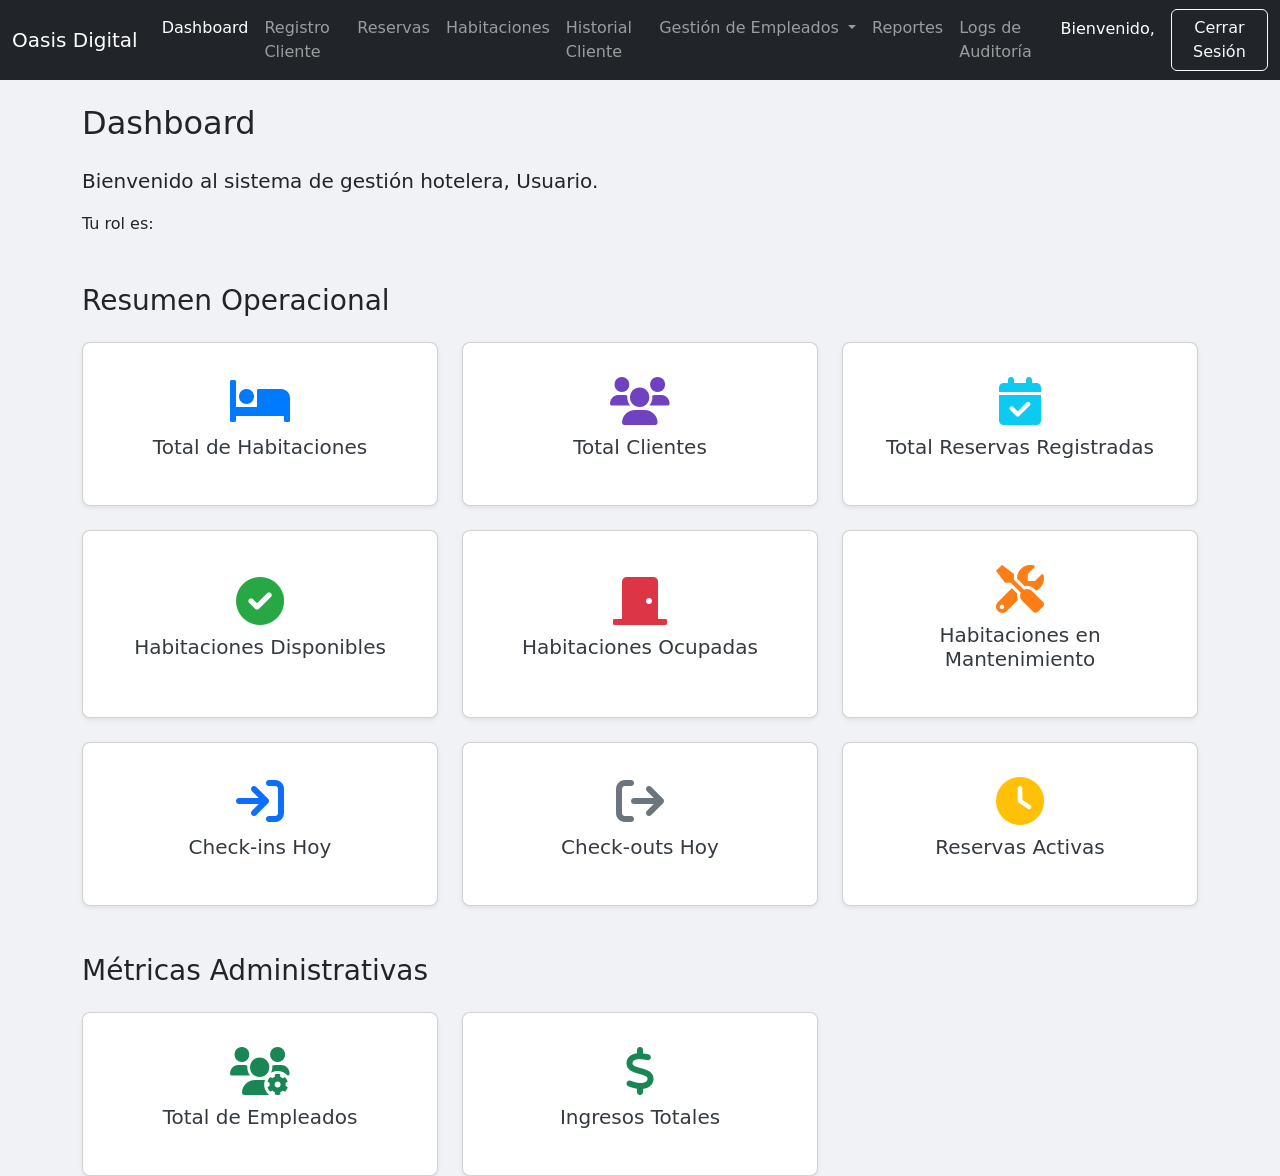
<file: src/main/resources/templates/dashboard.html>
<!DOCTYPE html>
<html lang="es" xmlns:th="http://www.thymeleaf.org"
      xmlns:sec="http://www.thymeleaf.org/extras/spring-security">
<head>
    <meta charset="UTF-8">
    <meta name="viewport" content="width=device-width, initial-scale=1.0">
    <title>Dashboard - Sistema Hotelero</title>
    <link href="https://cdn.jsdelivr.net/npm/bootstrap@5.3.3/dist/css/bootstrap.min.css" rel="stylesheet" integrity="sha384-QWTKZyjpPEjISv5WaRU9OFeRpok6YctnYmDr5pNlyT2bRjXh0JMhjY6hW+ALEwIH" crossorigin="anonymous">
    <link rel="stylesheet" href="https://cdnjs.cloudflare.com/ajax/libs/font-awesome/6.0.0-beta3/css/all.min.css">
    <style>
        body {
            background-color: #f0f2f5;
        }
        .navbar {
            margin-bottom: 20px;
        }
        .container {
            margin-top: 20px;
        }
        .card {
            border-radius: 0.5rem;
            box-shadow: 0 0.125rem 0.25rem rgba(0, 0, 0, 0.075);
            margin-bottom: 20px;
            text-align: center;
            height: 100%;
        }
        .card-body {
            padding: 1.5rem;
            display: flex;
            flex-direction: column;
            justify-content: center;
            align-items: center;
        }
        .card-title {
            font-size: 1.25rem;
            margin-bottom: 0.75rem;
            color: #343a40;
        }
        .card-text {
            font-size: 2rem;
            font-weight: bold;
            color: #007bff;
        }
        .icon-lg {
            font-size: 3rem;
            color: #6c757d;
            margin-bottom: 10px;
        }
        .text-blue { color: #007bff; }
        .text-green { color: #28a745; }
        .text-orange { color: #fd7e14; }
        .text-red { color: #dc3545; }
        .text-purple { color: #6f42c1; }
        .text-info { color: #17a2b8; }
        .text-secondary { color: #6c757d; }
        .text-success-dark { color: #198754; }
    </style>
</head>
<body>
<nav class="navbar navbar-expand-lg navbar-dark bg-dark">
    <div class="container-fluid">
        <a class="navbar-brand" href="#">Oasis Digital</a>
        <button class="navbar-toggler" type="button" data-bs-toggle="collapse" data-bs-target="#navbarNav" aria-controls="navbarNav" aria-expanded="false" aria-label="Toggle navigation">
            <span class="navbar-toggler-icon"></span>
        </button>
        <div class="collapse navbar-collapse" id="navbarNav">
            <ul class="navbar-nav me-auto mb-2 mb-lg-0">
                <li class="nav-item">
                    <a class="nav-link active" aria-current="page" th:href="@{/dashboard}">Dashboard</a>
                </li>
                <li class="nav-item" sec:authorize="hasAnyAuthority('ROLE_RECEPCIONISTA')">
                    <a class="nav-link" th:href="@{/clientes/registrar}">Registro Cliente</a>
                </li>
                <li class="nav-item" sec:authorize="hasAnyAuthority('ROLE_RECEPCIONISTA')">
                    <a class="nav-link" th:href="@{/reservas/crear}">Reservas</a>
                </li>
                <li class="nav-item" sec:authorize="hasAnyAuthority('ROLE_ADMIN', 'ROLE_RECEPCIONISTA')">
                    <a class="nav-link" th:href="@{/habitaciones}">Habitaciones</a>
                </li>
                <li class="nav-item" sec:authorize="hasAnyAuthority('ROLE_ADMIN', 'ROLE_RECEPCIONISTA')">
                    <a class="nav-link" th:href="@{/clientes/historial}">Historial Cliente</a>
                </li>
                <li class="nav-item dropdown" sec:authorize="hasAnyRole('ROLE_ADMIN')">
                    <a class="nav-link dropdown-toggle" href="#" id="navbarDropdownGestion" role="button" data-bs-toggle="dropdown" aria-expanded="false">
                        Gestión de Empleados
                    </a>
                    <ul class="dropdown-menu" aria-labelledby="navbarDropdownGestion">
                        <li><a class="dropdown-item" th:href="@{/empleados/registrar}">Registrar Nuevo</a></li>
                        <li><a class="dropdown-item" th:href="@{/empleados/lista}">Ver Lista</a></li>
                    </ul>
                </li>
                <li class="nav-item" sec:authorize="hasAnyAuthority('ROLE_ADMIN')">
                    <a class="nav-link" th:href="@{/reportes/generar}">Reportes</a>
                </li>
                <li class="nav-item" sec:authorize="hasAnyAuthority('ROLE_ADMIN')">
                    <a class="nav-link" th:href="@{/auditoria/logs}">Logs de Auditoría</a>
                </li>
            </ul>
            <ul class="navbar-nav">
                <li class="nav-item">
                    <span class="nav-link text-white me-2">Bienvenido, <span sec:authentication="name"></span></span>
                </li>
                <li class="nav-item">
                    <form th:action="@{/logout}" method="post">
                        <button type="submit" class="btn btn-outline-light">Cerrar Sesión</button>
                    </form>
                </li>
            </ul>
        </div>
    </div>
</nav>

<div class="container mt-4">
    <h2 class="mb-4">Dashboard</h2>

    <p class="lead">Bienvenido al sistema de gestión hotelera, <span sec:authentication="name">Usuario</span>.</p>
    <p>Tu rol es: <span th:each="role : ${roles}" th:text="${role.getAuthority()}" class="badge bg-primary me-1"></span></p>

    <h3 class="mt-5 mb-4">Resumen Operacional</h3>

    <div sec:authorize="hasAuthority('ROLE_ADMIN')">
        <div class="row">
            <div class="col-md-4">
                <div class="card">
                    <div class="card-body">
                        <i class="fas fa-bed icon-lg text-blue"></i>
                        <h5 class="card-title">Total de Habitaciones</h5>
                        <p class="card-text" th:text="${totalHabitaciones}"></p>
                    </div>
                </div>
            </div>
            <div class="col-md-4">
                <div class="card">
                    <div class="card-body">
                        <i class="fas fa-users icon-lg text-purple"></i>
                        <h5 class="card-title">Total Clientes</h5>
                        <p class="card-text" th:text="${totalClientes}"></p>
                    </div>
                </div>
            </div>
            <div class="col-md-4">
                <div class="card">
                    <div class="card-body">
                        <i class="fas fa-calendar-check icon-lg text-info"></i>
                        <h5 class="card-title">Total Reservas Registradas</h5>
                        <p class="card-text" th:text="${totalReservas}"></p>
                    </div>
                </div>
            </div>
        </div>
    </div>

    <div sec:authorize="hasAnyAuthority('ROLE_ADMIN', 'ROLE_RECEPCIONISTA')">
        <div class="row mt-4"> <div class="col-md-4">
            <div class="card">
                <div class="card-body">
                    <i class="fas fa-check-circle icon-lg text-green"></i>
                    <h5 class="card-title">Habitaciones Disponibles</h5>
                    <p class="card-text" th:text="${habitacionesDisponibles}"></p>
                </div>
            </div>
        </div>
            <div class="col-md-4">
                <div class="card">
                    <div class="card-body">
                        <i class="fas fa-door-closed icon-lg text-red"></i>
                        <h5 class="card-title">Habitaciones Ocupadas</h5>
                        <p class="card-text" th:text="${habitacionesOcupadas}"></p>
                    </div>
                </div>
            </div>
            <div class="col-md-4">
                <div class="card">
                    <div class="card-body">
                        <i class="fas fa-tools icon-lg text-orange"></i>
                        <h5 class="card-title">Habitaciones en Mantenimiento</h5>
                        <p class="card-text" th:text="${habitacionesMantenimiento}"></p>
                    </div>
                </div>
            </div>
        </div>

        <div class="row mt-4">
            <div class="col-md-4">
                <div class="card">
                    <div class="card-body">
                        <i class="fas fa-arrow-right-to-bracket icon-lg text-primary"></i>
                        <h5 class="card-title">Check-ins Hoy</h5>
                        <p class="card-text" th:text="${checkInsHoy}"></p>
                    </div>
                </div>
            </div>
            <div class="col-md-4">
                <div class="card">
                    <div class="card-body">
                        <i class="fas fa-arrow-right-from-bracket icon-lg text-secondary"></i>
                        <h5 class="card-title">Check-outs Hoy</h5>
                        <p class="card-text" th:text="${checkOutsHoy}"></p>
                    </div>
                </div>
            </div>
            <div class="col-md-4">
                <div class="card">
                    <div class="card-body">
                        <i class="fas fa-clock icon-lg text-warning"></i>
                        <h5 class="card-title">Reservas Activas</h5>
                        <p class="card-text" th:text="${reservasPendientes + reservasActivas}"></p>
                    </div>
                </div>
            </div>
        </div>
    </div>

    <div sec:authorize="hasAuthority('ROLE_ADMIN')">
        <h3 class="mt-5 mb-4">Métricas Administrativas</h3>
        <div class="row">
            <div class="col-md-4">
                <div class="card">
                    <div class="card-body">
                        <i class="fas fa-users-cog icon-lg text-success-dark"></i>
                        <h5 class="card-title">Total de Empleados</h5>
                        <p class="card-text" th:text="${totalEmpleados ?: 0}"></p>
                    </div>
                </div>
            </div>
            <div class="col-md-4">
                <div class="card">
                    <div class="card-body">
                        <i class="fas fa-dollar-sign icon-lg text-success"></i>
                        <h5 class="card-title">Ingresos Totales</h5>
                        <p class="card-text" th:text="${'S/ ' + #numbers.formatDecimal(ingresosTotales, 0, 'COMMA', 2, 'POINT')}"></p>
                    </div>
                </div>
            </div>
        </div>
    </div>
</div>

<script src="https://cdn.jsdelivr.net/npm/bootstrap@5.3.3/dist/js/bootstrap.bundle.min.js" integrity="sha384-YvpcrYf0tY3lHB60NNkmXc5s9fDVZLESaAA55NDzOxhy9GkcIdslK1eN7N6jIeHz" crossorigin="anonymous"></script>
</body>
</html>
</file>
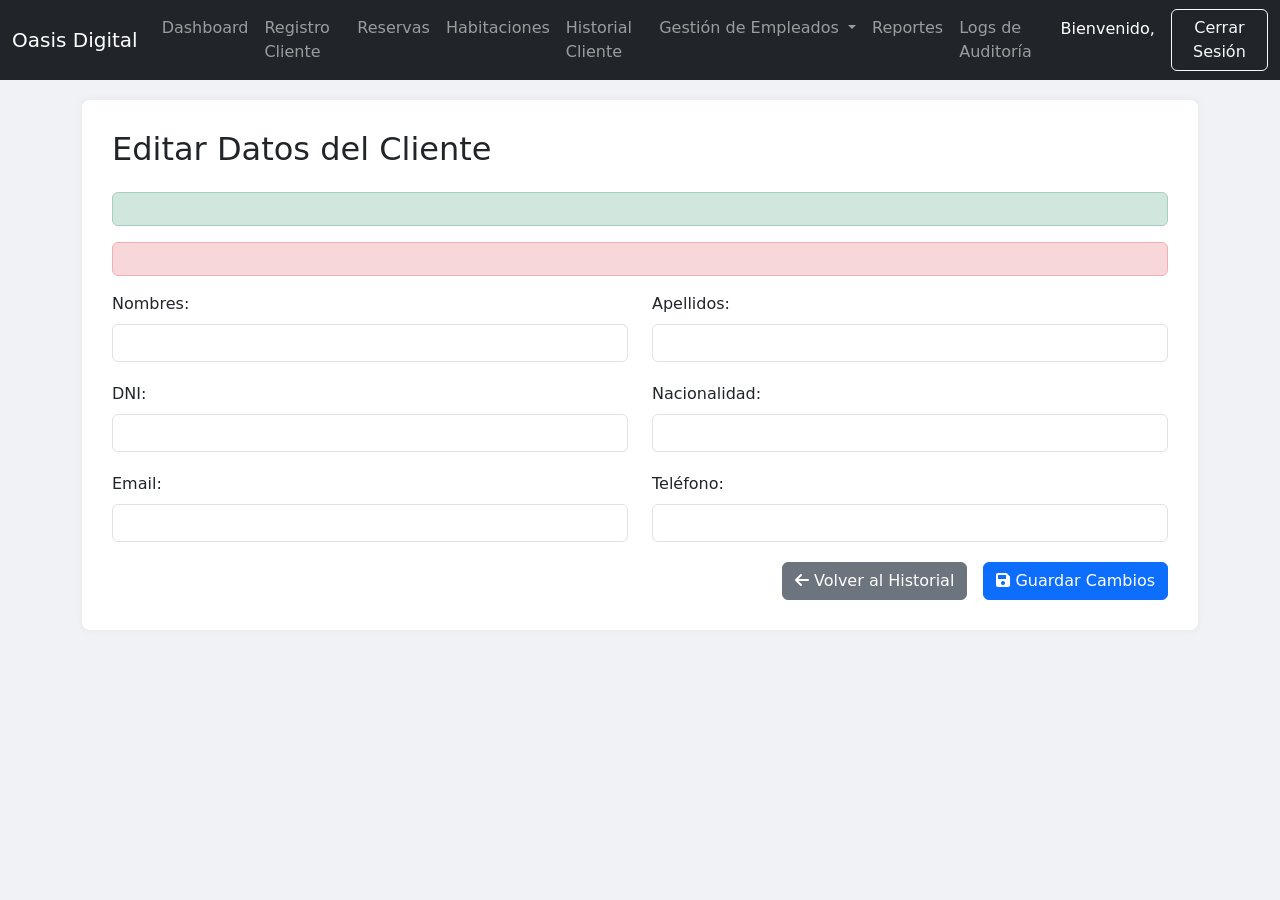
<file: src/main/resources/templates/editarCliente.html>
<!DOCTYPE html>
<html lang="es" xmlns:th="http://www.thymeleaf.org" xmlns:sec="http://www.thymeleaf.org/extras/spring-security">
<head>
    <meta charset="UTF-8">
    <meta name="viewport" content="width=device-width, initial-scale=1.0">
    <title>Editar Cliente - Sistema Hotelero</title>
    <link href="https://cdn.jsdelivr.net/npm/bootstrap@5.3.3/dist/css/bootstrap.min.css" rel="stylesheet" integrity="sha384-QWTKZyjpPEjISv5WaRU9OFeRpok6YctnYmDr5pNlyT2bRjXh0JMhjY6hW+ALEwIH" crossorigin="anonymous">
    <link rel="stylesheet" href="https://cdnjs.cloudflare.com/ajax/libs/font-awesome/6.0.0-beta3/css/all.min.css">
    <style>
        body { background-color: #f0f2f5; }
        .navbar { margin-bottom: 20px; }
        .container { margin-top: 20px; }
        .form-section { background-color: #fff; padding: 30px; border-radius: 8px; box-shadow: 0 0 10px rgba(0, 0, 0, 0.05); margin-bottom: 20px;}
        .is-invalid { border-color: #dc3545; }
        .invalid-feedback { display: block; }
    </style>
</head>
<body>
<nav class="navbar navbar-expand-lg navbar-dark bg-dark">
    <div class="container-fluid">
        <a class="navbar-brand" href="/dashboard">Oasis Digital</a>
        <button class="navbar-toggler" type="button" data-bs-toggle="collapse" data-bs-target="#navbarNav" aria-controls="navbarNav" aria-expanded="false" aria-label="Toggle navigation">
            <span class="navbar-toggler-icon"></span>
        </button>
        <div class="collapse navbar-collapse" id="navbarNav">
            <ul class="navbar-nav me-auto mb-2 mb-lg-0">
                <li class="nav-item">
                    <a class="nav-link" href="/dashboard">Dashboard</a>
                </li>
                <li class="nav-item" sec:authorize="hasAnyAuthority('ROLE_RECEPCIONISTA')">
                    <a class="nav-link" th:href="@{/clientes/registrar}">Registro Cliente</a>
                </li>
                <li class="nav-item" sec:authorize="hasAnyAuthority('ROLE_RECEPCIONISTA')">
                    <a class="nav-link" th:href="@{/reservas/crear}">Reservas</a>
                </li>
                <li class="nav-item" sec:authorize="hasAnyAuthority('ROLE_ADMIN', 'ROLE_RECEPCIONISTA')">
                    <a class="nav-link" th:href="@{/habitaciones}">Habitaciones</a>
                </li>
                <li class="nav-item" sec:authorize="hasAnyAuthority('ROLE_ADMIN', 'ROLE_RECEPCIONISTA')">
                    <a class="nav-link" th:href="@{/clientes/historial}">Historial Cliente</a>
                </li>
                <li class="nav-item dropdown" sec:authorize="hasAnyRole('ROLE_ADMIN')">
                    <a class="nav-link dropdown-toggle" href="#" id="navbarDropdownGestion" role="button" data-bs-toggle="dropdown" aria-expanded="false">
                        Gestión de Empleados
                    </a>
                    <ul class="dropdown-menu" aria-labelledby="navbarDropdownGestion">
                        <li><a class="dropdown-item" th:href="@{/empleados/registrar}">Registrar Nuevo</a></li>
                        <li><a class="dropdown-item" th:href="@{/empleados/lista}">Ver Lista</a></li>
                    </ul>
                </li>
                <li class="nav-item" sec:authorize="hasAnyAuthority('ROLE_ADMIN')">
                    <a class="nav-link" th:href="@{/reportes/generar}">Reportes</a>
                </li>
                <li class="nav-item" sec:authorize="hasAnyAuthority('ROLE_ADMIN')">
                    <a class="nav-link" th:href="@{/auditoria/logs}">Logs de Auditoría</a>
                </li>
            </ul>
            <ul class="navbar-nav">
                <li class="nav-item">
                    <span class="nav-link text-white me-2">Bienvenido, <span sec:authentication="name"></span></span>
                </li>
                <li class="nav-item">
                    <form th:action="@{/logout}" method="post">
                        <button type="submit" class="btn btn-outline-light">Cerrar Sesión</button>
                    </form>
                </li>
            </ul>
        </div>
    </div>
</nav>

<div class="container">
    <div class="form-section">
        <h2 class="mb-4">Editar Datos del Cliente</h2>

        <div th:if="${successMessage}" class="alert alert-success" role="alert">
            <span th:text="${successMessage}"></span>
        </div>
        <div th:if="${errorMessage}" class="alert alert-danger" role="alert">
            <span th:text="${errorMessage}"></span>
        </div>

        <form th:action="@{/clientes/guardar}" th:object="${cliente}" method="post">
            <input type="hidden" th:field="*{id}" />

            <div class="row mb-3">
                <div class="col-md-6">
                    <label for="nombres" class="form-label">Nombres:</label>
                    <input type="text" id="nombres" th:field="*{nombres}"
                           th:classappend="${#fields.hasErrors('nombres')} ? 'is-invalid' : ''" class="form-control" required>
                    <div class="invalid-feedback" th:if="${#fields.hasErrors('nombres')}" th:errors="*{nombres}"></div>
                </div>
                <div class="col-md-6">
                    <label for="apellidos" class="form-label">Apellidos:</label>
                    <input type="text" id="apellidos" th:field="*{apellidos}"
                           th:classappend="${#fields.hasErrors('apellidos')} ? 'is-invalid' : ''" class="form-control" required>
                    <div class="invalid-feedback" th:if="${#fields.hasErrors('apellidos')}" th:errors="*{apellidos}"></div>
                </div>
            </div>
            <div class="row mb-3">
                <div class="col-md-6">
                    <label for="dni" class="form-label">DNI:</label>
                    <input type="text" id="dni" th:field="*{dni}"
                           th:classappend="${#fields.hasErrors('dni')} ? 'is-invalid' : ''" class="form-control"
                           required pattern="[0-9]{8}" maxlength="8" title="El DNI debe tener exactamente 8 dígitos numéricos">
                    <div class="invalid-feedback" th:if="${#fields.hasErrors('dni')}" th:errors="*{dni}"></div>
                </div>
                <div class="col-md-6">
                    <label for="nacionalidad" class="form-label">Nacionalidad:</label>
                    <input type="text" id="nacionalidad" th:field="*{nacionalidad}"
                           th:classappend="${#fields.hasErrors('nacionalidad')} ? 'is-invalid' : ''" class="form-control" required>
                    <div class="invalid-feedback" th:if="${#fields.hasErrors('nacionalidad')}" th:errors="*{nacionalidad}"></div>
                </div>
            </div>
            <div class="row mb-3">
                <div class="col-md-6">
                    <label for="email" class="form-label">Email:</label>
                    <input type="email" id="email" th:field="*{email}"
                           th:classappend="${#fields.hasErrors('email')} ? 'is-invalid' : ''" class="form-control" required>
                    <div class="invalid-feedback" th:if="${#fields.hasErrors('email')}" th:errors="*{email}"></div>
                </div>
                <div class="col-md-6">
                    <label for="telefono" class="form-label">Teléfono:</label>
                    <input type="tel" id="telefono" th:field="*{telefono}"
                           th:classappend="${#fields.hasErrors('telefono')} ? 'is-invalid' : ''" class="form-control" required>
                    <div class="invalid-feedback" th:if="${#fields.hasErrors('telefono')}" th:errors="*{telefono}"></div>
                </div>
            </div>

            <div class="d-grid gap-2 d-md-flex justify-content-md-end">
                <a th:href="@{/clientes/historial(dni=${cliente.dni})}" class="btn btn-secondary me-md-2">
                    <i class="fas fa-arrow-left"></i> Volver al Historial
                </a>
                <button type="submit" class="btn btn-primary">
                    <i class="fas fa-save"></i> Guardar Cambios
                </button>
            </div>
        </form>
    </div>
</div>

<script src="https://cdn.jsdelivr.net/npm/bootstrap@5.3.3/dist/js/bootstrap.bundle.min.js" integrity="sha384-YvpcrYf0tY3lHB60NNkmXc5s9fDVZLESaAA55NDzOxhy9GkcIdslK1eN7N6jIeHz" crossorigin="anonymous"></script>
</body>
</html>
</file>
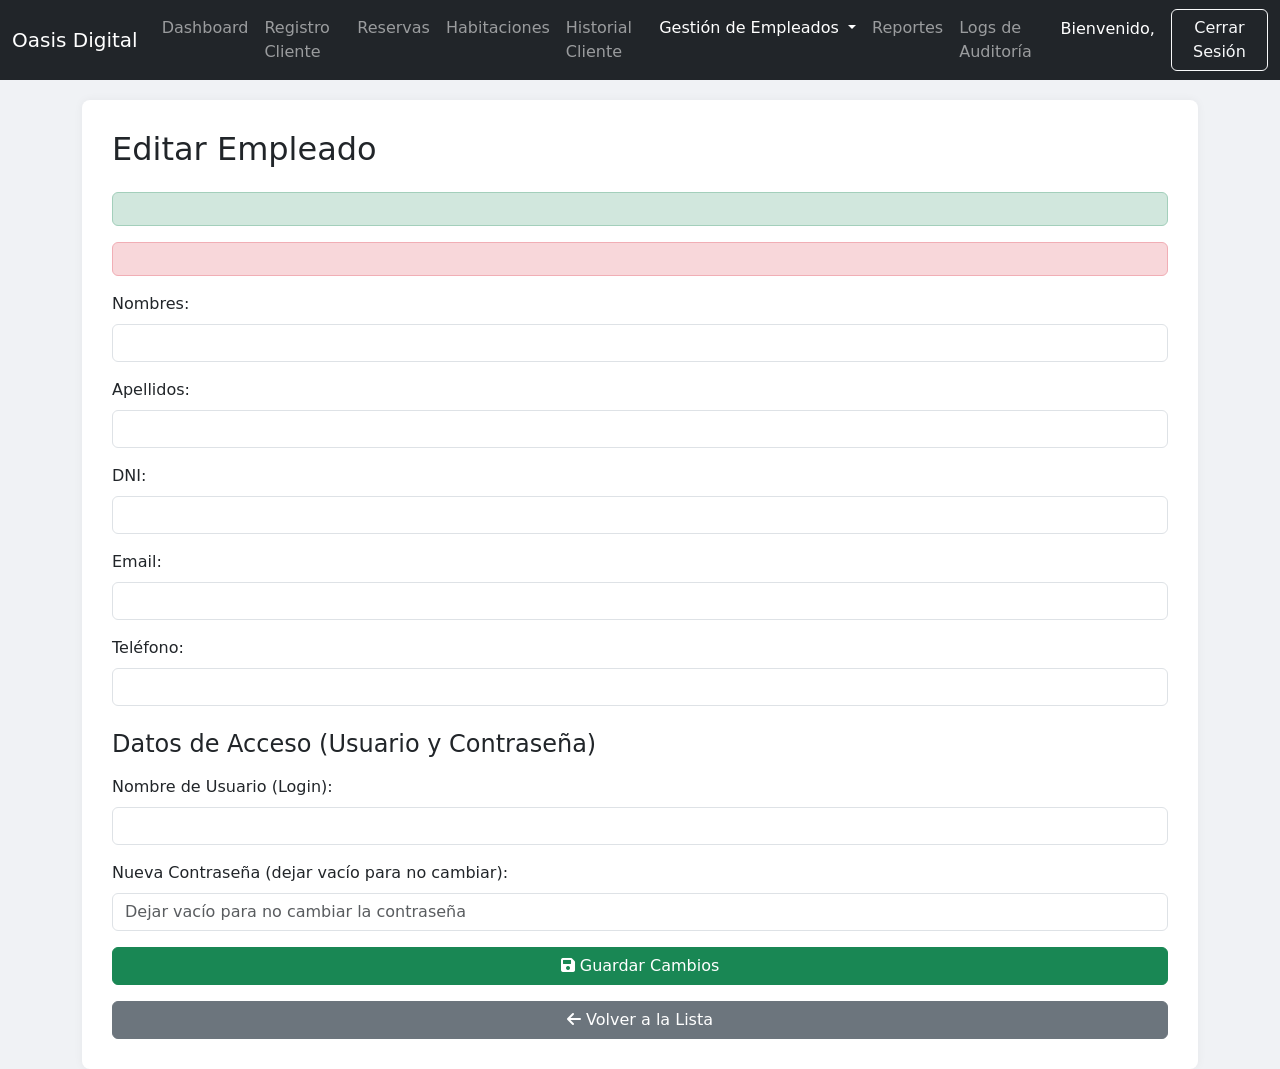
<file: src/main/resources/templates/editarEmpleado.html>
<!DOCTYPE html>
<html lang="es" xmlns:th="http://www.thymeleaf.org" xmlns:sec="http://www.thymeleaf.org/extras/spring-security">
<head>
  <meta charset="UTF-8">
  <meta name="viewport" content="width=device-width, initial-scale=1.0">
  <title>Editar Empleado - Sistema Hotelero</title>
  <link href="https://cdn.jsdelivr.net/npm/bootstrap@5.3.3/dist/css/bootstrap.min.css" rel="stylesheet" integrity="sha384-QWTKZyjpPEjISv5WaRU9OFeRpok6YctnYmDr5pNlyT2bRjXh0JMhjY6hW+ALEwIH" crossorigin="anonymous">
  <link rel="stylesheet" href="https://cdnjs.cloudflare.com/ajax/libs/font-awesome/6.0.0-beta3/css/all.min.css">
  <style>
    body { background-color: #f0f2f5; }
    .navbar { margin-bottom: 20px; }
    .container { margin-top: 20px; }
    .form-section { background-color: #fff; padding: 30px; border-radius: 8px; box-shadow: 0 0 10px rgba(0, 0, 0, 0.05); }
  </style>
</head>
<body>
<nav class="navbar navbar-expand-lg navbar-dark bg-dark">
  <div class="container-fluid">
    <a class="navbar-brand" href="/dashboard">Oasis Digital</a>
    <button class="navbar-toggler" type="button" data-bs-toggle="collapse" data-bs-target="#navbarNav" aria-controls="navbarNav" aria-expanded="false" aria-label="Toggle navigation">
      <span class="navbar-toggler-icon"></span>
    </button>
    <div class="collapse navbar-collapse" id="navbarNav">
      <ul class="navbar-nav me-auto mb-2 mb-lg-0">
        <li class="nav-item">
          <a class="nav-link" href="/dashboard">Dashboard</a>
        </li>
        <li class="nav-item" sec:authorize="hasAnyAuthority('ROLE_RECEPCIONISTA')">
          <a class="nav-link" th:href="@{/clientes/registrar}">Registro Cliente</a>
        </li>
        <li class="nav-item" sec:authorize="hasAnyAuthority('ROLE_RECEPCIONISTA')">
          <a class="nav-link" th:href="@{/reservas/crear}">Reservas</a>
        </li>
        <li class="nav-item" sec:authorize="hasAnyAuthority('ROLE_ADMIN', 'ROLE_RECEPCIONISTA')">
          <a class="nav-link" th:href="@{/habitaciones}">Habitaciones</a>
        </li>
        <li class="nav-item" sec:authorize="hasAnyAuthority('ROLE_ADMIN', 'ROLE_RECEPCIONISTA')">
          <a class="nav-link" th:href="@{/clientes/historial}">Historial Cliente</a>
        </li>
        <li class="nav-item dropdown" sec:authorize="hasAnyRole('ROLE_ADMIN')">
          <a class="nav-link dropdown-toggle active" href="#" id="navbarDropdownGestion" role="button" data-bs-toggle="dropdown" aria-expanded="false">
            Gestión de Empleados
          </a>
          <ul class="dropdown-menu" aria-labelledby="navbarDropdownGestion">
            <li><a class="dropdown-item" th:href="@{/empleados/registrar}">Registrar Nuevo</a></li>
            <li><a class="dropdown-item active" aria-current="page" th:href="@{/empleados/lista}">Ver Lista</a></li>
          </ul>
        </li>
        <li class="nav-item" sec:authorize="hasAnyAuthority('ROLE_ADMIN')">
          <a class="nav-link" th:href="@{/reportes/generar}">Reportes</a>
        </li>
        <li class="nav-item" sec:authorize="hasAnyAuthority('ROLE_ADMIN')">
          <a class="nav-link" th:href="@{/auditoria/logs}">Logs de Auditoría</a>
        </li>
      </ul>
      <ul class="navbar-nav">
        <li class="nav-item">
          <span class="nav-link text-white me-2">Bienvenido, <span sec:authentication="name"></span></span>
        </li>
        <li class="nav-item">
          <form th:action="@{/logout}" method="post">
            <button type="submit" class="btn btn-outline-light">Cerrar Sesión</button>
          </form>
        </li>
      </ul>
    </div>
  </div>
</nav>

<div class="container">
  <div class="form-section">
    <h2 class="mb-4">Editar Empleado</h2>

    <div th:if="${successMessage}" class="alert alert-success" role="alert">
      <span th:text="${successMessage}"></span>
    </div>
    <div th:if="${errorMessage}" class="alert alert-danger" role="alert">
      <span th:text="${errorMessage}"></span>
    </div>

    <form th:action="@{/empleados/actualizar}" th:object="${empleado}" method="post">
      <input type="hidden" th:field="*{id}" />
      <input type="hidden" th:field="*{usuario.id}" />
      <input type="hidden" th:field="*{usuario.rol}" /> <div class="mb-3">
      <label for="nombres" class="form-label">Nombres:</label>
      <input type="text" id="nombres" th:field="*{nombres}" class="form-control" th:classappend="${#fields.hasErrors('nombres')} ? 'is-invalid' : ''" required>
      <div th:if="${#fields.hasErrors('nombres')}" th:errors="*{nombres}" class="invalid-feedback"></div>
    </div>
      <div class="mb-3">
        <label for="apellidos" class="form-label">Apellidos:</label>
        <input type="text" id="apellidos" th:field="*{apellidos}" class="form-control" th:classappend="${#fields.hasErrors('apellidos')} ? 'is-invalid' : ''" required>
        <div th:if="${#fields.hasErrors('apellidos')}" th:errors="*{apellidos}" class="invalid-feedback"></div>
      </div>
      <div class="mb-3">
        <label for="dni" class="form-label">DNI:</label>
        <input type="text" id="dni" th:field="*{dni}" class="form-control" th:classappend="${#fields.hasErrors('dni')} ? 'is-invalid' : ''" required>
        <div th:if="${#fields.hasErrors('dni')}" th:errors="*{dni}" class="invalid-feedback"></div>
      </div>
      <div class="mb-3">
        <label for="email" class="form-label">Email:</label>
        <input type="email" id="email" th:field="*{email}" class="form-control" th:classappend="${#fields.hasErrors('email')} ? 'is-invalid' : ''" required>
        <div th:if="${#fields.hasErrors('email')}" th:errors="*{email}" class="invalid-feedback"></div>
      </div>
      <div class="mb-3">
        <label for="telefono" class="form-label">Teléfono:</label>
        <input type="text" id="telefono" th:field="*{telefono}" class="form-control" th:classappend="${#fields.hasErrors('telefono')} ? 'is-invalid' : ''">
        <div th:if="${#fields.hasErrors('telefono')}" th:errors="*{telefono}" class="invalid-feedback"></div>
      </div>

      <h4 class="mt-4 mb-3">Datos de Acceso (Usuario y Contraseña)</h4>
      <div class="mb-3">
        <label for="username" class="form-label">Nombre de Usuario (Login):</label>
        <input type="text" id="username" th:field="*{usuario.username}" class="form-control" th:classappend="${#fields.hasErrors('usuario.username')} ? 'is-invalid' : ''" required>
        <div th:if="${#fields.hasErrors('usuario.username')}" th:errors="*{usuario.username}" class="invalid-feedback"></div>
      </div>
      <div class="mb-3">
        <label for="password" class="form-label">Nueva Contraseña (dejar vacío para no cambiar):</label>
        <input type="password" id="password" name="usuario.password" class="form-control" placeholder="Dejar vacío para no cambiar la contraseña">
        <div th:if="${#fields.hasErrors('usuario.password')}" th:errors="*{usuario.password}" class="invalid-feedback"></div>
      </div>
      <div class="d-grid gap-2">
        <button type="submit" class="btn btn-success"><i class="fas fa-save"></i> Guardar Cambios</button>
        <a th:href="@{/empleados/lista}" class="btn btn-secondary mt-2">
          <i class="fas fa-arrow-left"></i> Volver a la Lista
        </a>
      </div>
    </form>
  </div>
</div>

<script src="https://cdn.jsdelivr.net/npm/bootstrap@5.3.3/dist/js/bootstrap.bundle.min.js" integrity="sha384-YvpcrYf0tY3lHB60NNkmXc5s9fDVZLESaAA55NDzOxhy9GkcIdslK1eN7N6jIeHz" crossorigin="anonymous"></script>
</body>
</html>
</file>
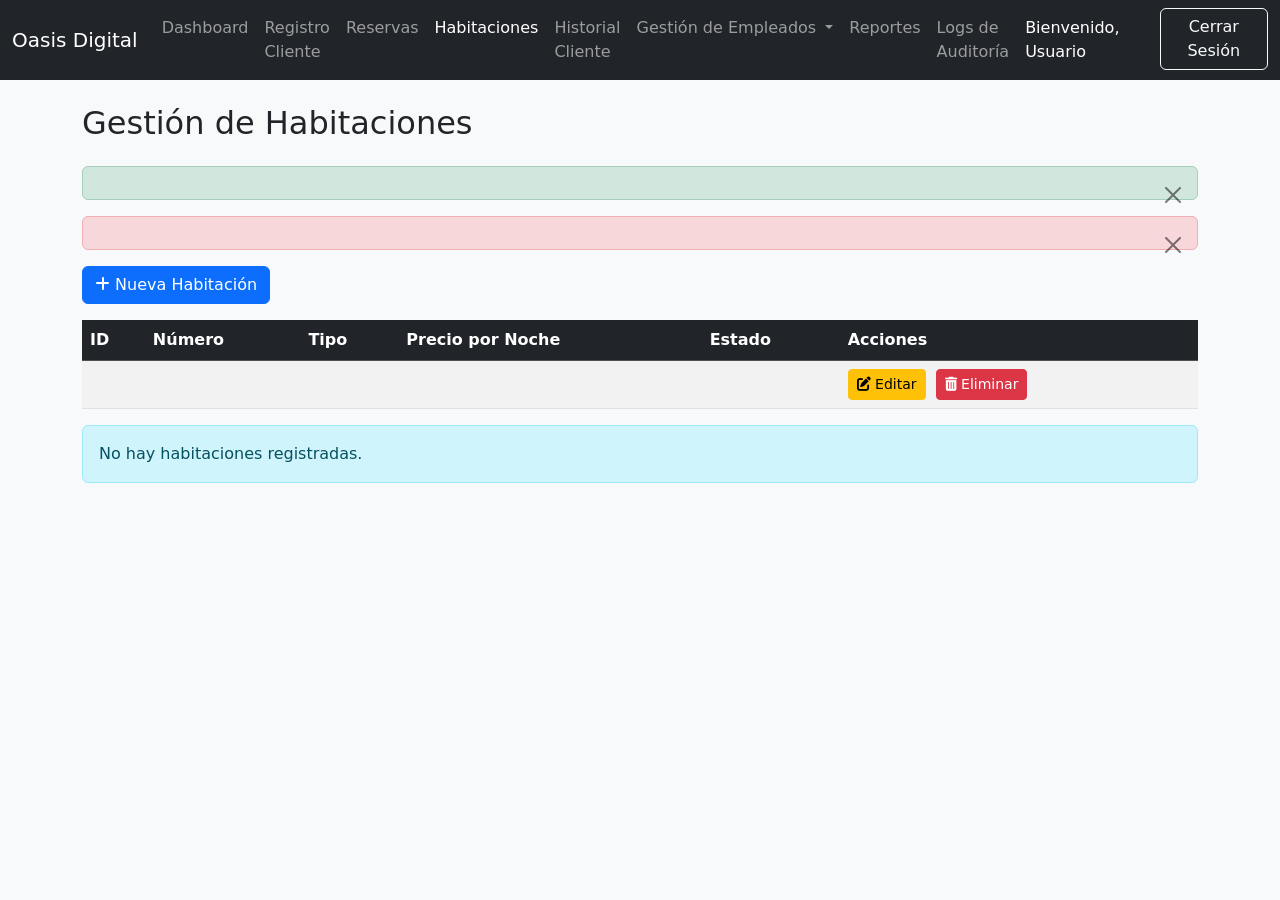
<file: src/main/resources/templates/habitaciones.html>
<!DOCTYPE html>
<html lang="es" xmlns:th="http://www.thymeleaf.org"
      xmlns:sec="http://www.thymeleaf.org/extras/spring-security"> <head>
    <meta charset="UTF-8">
    <meta name="viewport" content="width=device-width, initial-scale=1.0">
    <title>Gestión de Habitaciones</title>
    <link href="https://cdn.jsdelivr.net/npm/bootstrap@5.3.3/dist/css/bootstrap.min.css" rel="stylesheet" integrity="sha384-QWTKZyjpPEjISv5WaRU9OFeRpok6YctnYmDr5pNlyT2bRjXh0JMhjY6hW+ALEwIH" crossorigin="anonymous">
    <link rel="stylesheet" href="https://cdnjs.cloudflare.com/ajax/libs/font-awesome/6.0.0-beta3/css/all.min.css">
    <style>
        body {
            background-color: #f8f9fa;
        }
        .container {
            margin-top: 20px;
        }
        .table-hover tbody tr:hover {
            background-color: #f0f0f0;
        }
        .btn-action {
            margin-right: 5px;
        }
    </style>
</head>
<body>
<nav class="navbar navbar-expand-lg navbar-dark bg-dark">
    <div class="container-fluid">
        <a class="navbar-brand" href="#">Oasis Digital</a>
        <button class="navbar-toggler" type="button" data-bs-toggle="collapse" data-bs-target="#navbarNav" aria-controls="navbarNav" aria-expanded="false" aria-label="Toggle navigation">
            <span class="navbar-toggler-icon"></span>
        </button>
        <div class="collapse navbar-collapse" id="navbarNav">
            <ul class="navbar-nav me-auto mb-2 mb-lg-0">
                <li class="nav-item">
                    <a class="nav-link" aria-current="page" th:href="@{/dashboard}">Dashboard</a>
                </li>
                <li class="nav-item" sec:authorize="hasRole('ROLE_RECEPCIONISTA')">
                    <a class="nav-link" th:href="@{/clientes/registrar}">Registro Cliente</a>
                </li>
                <li class="nav-item" sec:authorize="hasRole('ROLE_RECEPCIONISTA')">
                    <a class="nav-link" th:href="@{/reservas/crear}">Reservas</a>
                </li>
                <li class="nav-item" sec:authorize="hasAnyRole('ROLE_ADMIN', 'ROLE_RECEPCIONISTA')">
                    <a class="nav-link active" th:href="@{/habitaciones}">Habitaciones</a>
                </li>
                <li class="nav-item" sec:authorize="hasAnyRole('ROLE_RECEPCIONISTA', 'ROLE_ADMIN')">
                    <a class="nav-link" th:href="@{/clientes/historial}">Historial Cliente</a>
                </li>
                <li class="nav-item dropdown" sec:authorize="hasAnyRole('ROLE_ADMIN')">
                    <a class="nav-link dropdown-toggle" href="#" id="navbarDropdownGestion" role="button" data-bs-toggle="dropdown" aria-expanded="false">
                        Gestión de Empleados
                    </a>
                    <ul class="dropdown-menu" aria-labelledby="navbarDropdownGestion">
                        <li><a class="dropdown-item" th:href="@{/empleados/registrar}">Registrar Nuevo</a></li>
                        <li><a class="dropdown-item" th:href="@{/empleados/lista}">Ver Lista</a></li>
                    </ul>
                </li>
                <li class="nav-item" sec:authorize="hasAnyRole('ROLE_ADMIN')">
                    <a class="nav-link" th:href="@{/reportes/generar}">Reportes</a>
                </li>
                <li class="nav-item" sec:authorize="hasAnyAuthority('ROLE_ADMIN')">
                    <a class="nav-link" th:href="@{/auditoria/logs}">Logs de Auditoría</a>
                </li>
            </ul>
            <ul class="navbar-nav">
                <li class="nav-item">
                    <span class="nav-link text-white">Bienvenido, <span sec:authentication="name">Usuario</span></span>
                </li>
                <li class="nav-item">
                    <form th:action="@{/logout}" method="post">
                        <button type="submit" class="btn btn-outline-light">Cerrar Sesión</button>
                    </form>
                </li>
            </ul>
        </div>
    </div>
</nav>

<div class="container mt-4">
    <h2 class="mb-4">Gestión de Habitaciones</h2>

    <div th:if="${successMessage}" class="alert alert-success alert-dismissible fade show" role="alert">
        <span th:text="${successMessage}"></span>
        <button type="button" class="btn-close" data-bs-dismiss="alert" aria-label="Close"></button>
    </div>
    <div th:if="${errorMessage}" class="alert alert-danger alert-dismissible fade show" role="alert">
        <span th:text="${errorMessage}"></span>
        <button type="button" class="btn-close" data-bs-dismiss="alert" aria-label="Close"></button>
    </div>

    <div class="mb-3" sec:authorize="hasAuthority('ROLE_ADMIN')">
        <a th:href="@{/habitaciones/nueva}" class="btn btn-primary"><i class="fas fa-plus"></i> Nueva Habitación</a>
    </div>

    <div class="table-responsive">
        <table class="table table-striped table-hover">
            <thead class="table-dark">
            <tr>
                <th>ID</th>
                <th>Número</th>
                <th>Tipo</th>
                <th>Precio por Noche</th>
                <th>Estado</th>
                <th sec:authorize="hasAuthority('ROLE_ADMIN')">Acciones</th>
            </tr>
            </thead>
            <tbody>
            <tr th:each="habitacion : ${habitaciones}">
                <td th:text="${habitacion.id}"></td>
                <td th:text="${habitacion.numero}"></td>
                <td th:text="${habitacion.tipo}"></td>
                <td th:text="${'S/. ' + #numbers.formatDecimal(habitacion.precioPorNoche, 1, 'POINT', 2, 'COMMA')}"></td>
                <td th:text="${habitacion.estado}"></td>
                <td sec:authorize="hasAuthority('ROLE_ADMIN')">
                    <a th:href="@{/habitaciones/editar/{id}(id=${habitacion.id})}" class="btn btn-warning btn-sm btn-action">
                        <i class="fas fa-edit"></i> Editar
                    </a>
                    <form th:action="@{/habitaciones/eliminar}" method="post" class="d-inline">
                        <input type="hidden" name="id" th:value="${habitacion.id}" />
                        <button type="submit" class="btn btn-danger btn-sm btn-action"
                                onclick="return confirm('¿Estás seguro de que quieres eliminar esta habitación?');">
                            <i class="fas fa-trash-alt"></i> Eliminar
                        </button>
                    </form>
                </td>
            </tr>
            </tbody>
        </table>
        <div th:if="${#lists.isEmpty(habitaciones)}" class="alert alert-info">
            No hay habitaciones registradas.
        </div>
    </div>
</div>

<script src="https://cdn.jsdelivr.net/npm/bootstrap@5.3.3/dist/js/bootstrap.bundle.min.js" integrity="sha384-YvpcrYf0tY3lHB60NNkmXc5s9fDVZLESaAA55NDzOxhy9GkcIdslK1eN7N6jIeHz" crossorigin="anonymous"></script>
</body>
</html>
</file>
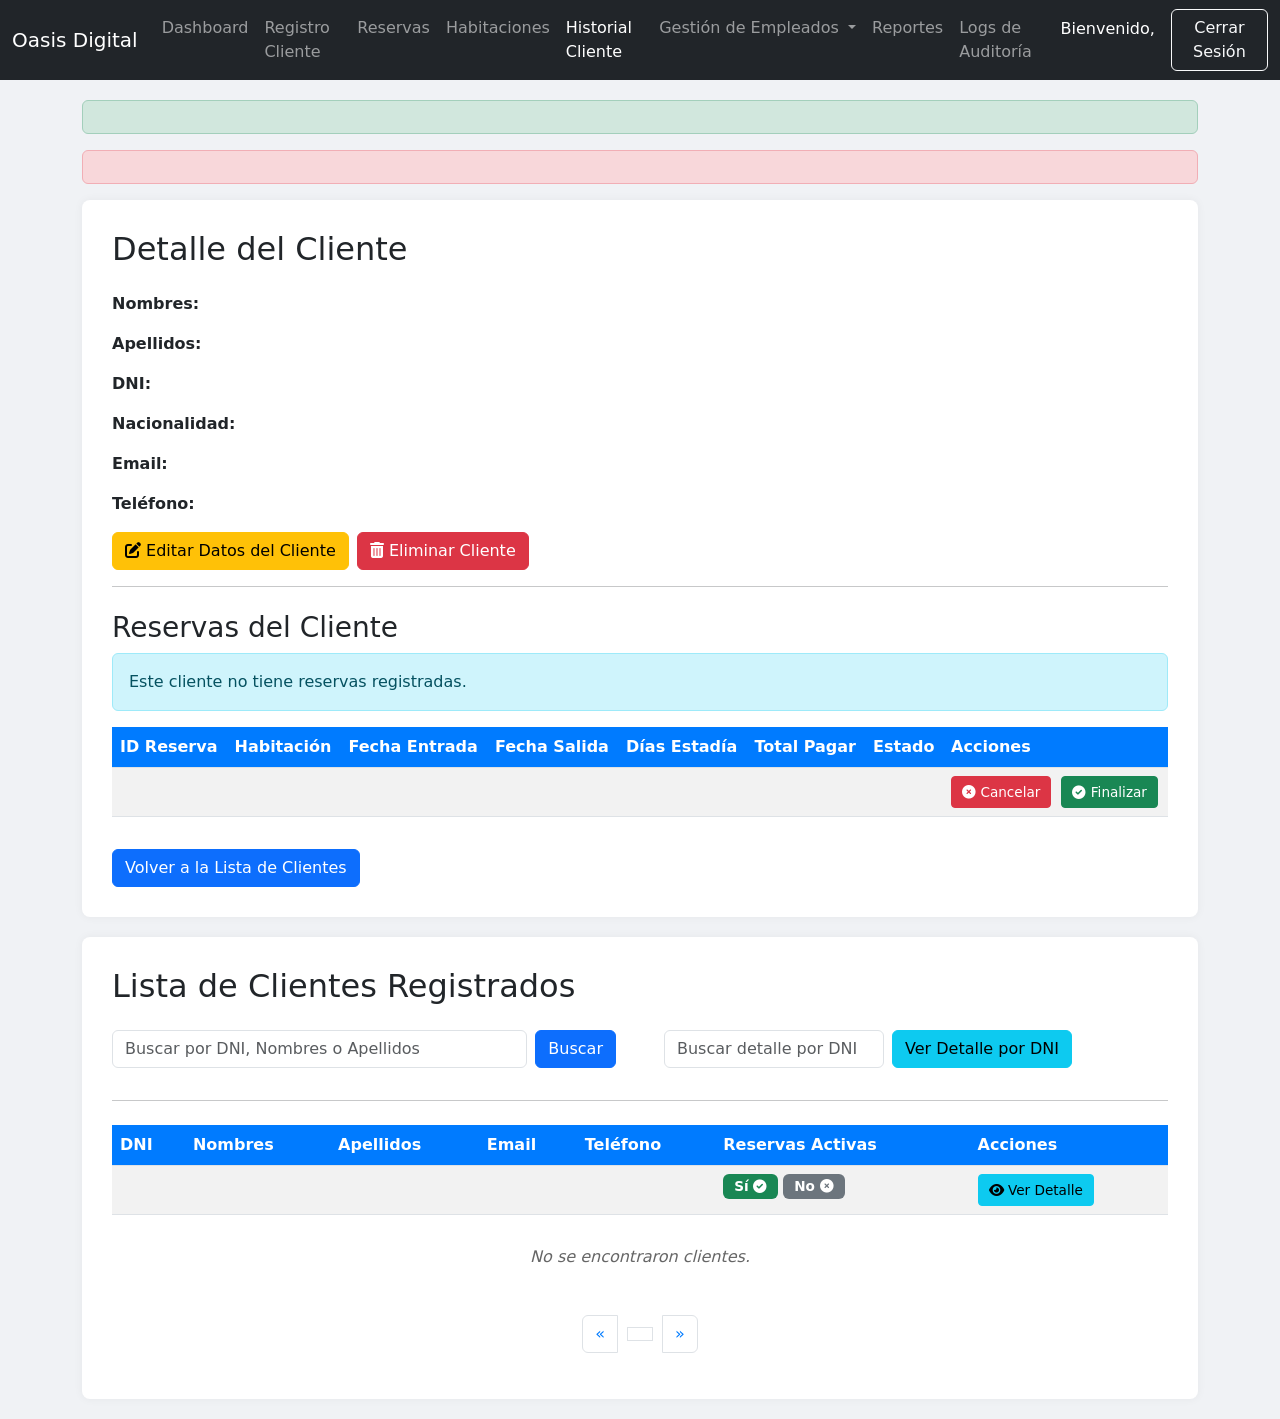
<file: src/main/resources/templates/historialCliente.html>
<!DOCTYPE html>
<html lang="es" xmlns:th="http://www.thymeleaf.org" xmlns:sec="http://www.thymeleaf.org/extras/spring-security">
<head>
  <meta charset="UTF-8">
  <meta name="viewport" content="width=device-width, initial-scale=1.0">
  <title>Gestión de Clientes - Sistema Hotelero</title>
  <link href="https://cdn.jsdelivr.net/npm/bootstrap@5.3.3/dist/css/bootstrap.min.css" rel="stylesheet" integrity="sha384-QWTKZyjpPEjISv5WaRU9OFeRpok6YctnYmDr5pNlyT2bRjXh0JMhjY6hW+ALEwIH" crossorigin="anonymous">
  <link rel="stylesheet" href="https://cdnjs.cloudflare.com/ajax/libs/font-awesome/6.0.0-beta3/css/all.min.css">
  <style>
    body { background-color: #f0f2f5; }
    .navbar { margin-bottom: 20px; }
    .container { margin-top: 20px; }
    .form-section, .client-details-section, .client-list-section {
        background-color: #fff;
        padding: 30px;
        border-radius: 8px;
        box-shadow: 0 0 10px rgba(0, 0, 0, 0.05);
        margin-bottom: 20px;
    }
    .btn-cancelar {
        background-color: #dc3545;
        color: white;
        border: none;
        padding: 5px 10px;
        border-radius: 5px;
        cursor: pointer;
        font-size: 0.9em;
    }
    .btn-cancelar:hover {
        background-color: #c82333;
    }
    .badge {
        font-size: 0.85em;
        padding: 0.4em 0.8em;
    }
    .table thead th {
        background-color: #007bff;
        color: white;
        vertical-align: middle;
        cursor: pointer;
    }
    .table tbody tr:hover {
        background-color: #f1f1f1;
    }
    .table .btn-sm {
        padding: 5px 10px;
        font-size: 0.85rem;
    }
    .pagination-controls {
        display: flex;
        justify-content: center;
        align-items: center;
        margin-top: 30px;
        gap: 10px;
    }
    .pagination-controls .page-item.active .page-link {
        background-color: #007bff;
        border-color: #007bff;
        color: white;
    }
    .pagination-controls .page-link {
        color: #007bff;
    }
    .pagination-controls .page-link:hover {
        color: #0056b3;
    }
    .no-results {
        text-align: center;
        color: #666;
        margin-top: 30px;
        font-style: italic;
    }
    .btn-back-main-page {
        position: absolute;
        top: 20px;
        left: 20px;
        background-color: #6c757d; /* Gris */
        color: white;
        border: none;
        padding: 10px 15px;
        border-radius: 5px;
        text-decoration: none;
        transition: background-color 0.3s ease;
        z-index: 100;
    }
    .btn-back-main-page:hover {
        background-color: #5a6268;
        color: white;
    }
    .search-forms-container {
        display: flex;
        flex-direction: column;
        gap: 1.5rem;
        margin-bottom: 2rem;
    }
    @media (min-width: 768px) {
        .search-forms-container {
            flex-direction: row;
            justify-content: space-between;
            align-items: flex-start;
        }
        .search-forms-container form {
            flex: 1;
        }
        .search-forms-container form:first-child {
            margin-right: 1.5rem;
        }
    }
  </style>
</head>
<body>
<nav class="navbar navbar-expand-lg navbar-dark bg-dark">
  <div class="container-fluid">
    <a class="navbar-brand" href="/dashboard">Oasis Digital</a>
    <button class="navbar-toggler" type="button" data-bs-toggle="collapse" data-bs-target="#navbarNav" aria-controls="navbarNav" aria-expanded="false" aria-label="Toggle navigation">
      <span class="navbar-toggler-icon"></span>
    </button>
    <div class="collapse navbar-collapse" id="navbarNav">
      <ul class="navbar-nav me-auto mb-2 mb-lg-0">
        <li class="nav-item">
          <a class="nav-link" href="/dashboard">Dashboard</a>
        </li>
        <li class="nav-item" sec:authorize="hasAnyAuthority('ROLE_RECEPCIONISTA')">
          <a class="nav-link" th:href="@{/clientes/registrar}">Registro Cliente</a>
        </li>
        <li class="nav-item" sec:authorize="hasAnyAuthority('ROLE_RECEPCIONISTA')">
          <a class="nav-link" th:href="@{/reservas/crear}">Reservas</a>
        </li>
        <li class="nav-item" sec:authorize="hasAnyAuthority('ROLE_ADMIN', 'ROLE_RECEPCIONISTA')">
          <a class="nav-link" th:href="@{/habitaciones}">Habitaciones</a>
        </li>
        <li class="nav-item" sec:authorize="hasAnyAuthority('ROLE_ADMIN', 'ROLE_RECEPCIONISTA')">
          <a class="nav-link active" aria-current="page" th:href="@{/clientes/historial}">Historial Cliente</a>
        </li>
        <li class="nav-item dropdown" sec:authorize="hasAnyRole('ROLE_ADMIN')">
          <a class="nav-link dropdown-toggle" href="#" id="navbarDropdownGestion" role="button" data-bs-toggle="dropdown" aria-expanded="false">
            Gestión de Empleados
          </a>
          <ul class="dropdown-menu" aria-labelledby="navbarDropdownGestion">
            <li><a class="dropdown-item" th:href="@{/empleados/registrar}">Registrar Nuevo</a></li>
            <li><a class="dropdown-item" th:href="@{/empleados/lista}">Ver Lista</a></li>
          </ul>
        </li>
        <li class="nav-item" sec:authorize="hasAnyRole('ROLE_ADMIN')">
          <a class="nav-link" th:href="@{/reportes/generar}">Reportes</a>
        </li>
        <li class="nav-item" sec:authorize="hasAnyAuthority('ROLE_ADMIN')">
          <a class="nav-link" th:href="@{/auditoria/logs}">Logs de Auditoría</a>
        </li>
      </ul>
      <ul class="navbar-nav">
        <li class="nav-item">
          <span class="nav-link text-white me-2">Bienvenido, <span sec:authentication="name"></span></span>
        </li>
        <li class="nav-item">
          <form th:action="@{/logout}" method="post">
            <button type="submit" class="btn btn-outline-light">Cerrar Sesión</button>
          </form>
        </li>
      </ul>
    </div>
  </div>
</nav>

<div class="container">
  <div th:if="${successMessage}" class="alert alert-success" role="alert">
    <span th:text="${successMessage}"></span>
  </div>
  <div th:if="${errorMessage}" class="alert alert-danger" role="alert">
    <span th:text="${errorMessage}"></span>
  </div>

  <div th:if="${cliente}" class="client-details-section">
    <h2 class="mb-4" th:text="'Detalle del Cliente: ' + ${cliente.nombres} + ' ' + ${cliente.apellidos}">Detalle del Cliente</h2>

    <p><strong>Nombres:</strong> <span th:text="${cliente.nombres}"></span></p>
    <p><strong>Apellidos:</strong> <span th:text="${cliente.apellidos}"></span></p>
    <p><strong>DNI:</strong> <span th:text="${cliente.dni}"></span></p>
    <p><strong>Nacionalidad:</strong> <span th:text="${cliente.nacionalidad}"></span></p>
    <p><strong>Email:</strong> <span th:text="${cliente.email}"></span></p>
    <p><strong>Teléfono:</strong> <span th:text="${cliente.telefono}"></span></p>

    <div class="d-flex align-items-center mb-3">
      <a th:href="@{/clientes/editar/{id}(id=${cliente.id})}" class="btn btn-warning me-2">
        <i class="fas fa-edit"></i> Editar Datos del Cliente
      </a>
      <form th:action="@{/clientes/eliminar/{id}(id=${cliente.id})}" method="post" onsubmit="return confirm('¿Estás seguro de que quieres eliminar a este cliente? Esta acción es irreversible y podría afectar reservas.');">
        <button type="submit" class="btn btn-danger">
          <i class="fas fa-trash-alt"></i> Eliminar Cliente
        </button>
      </form>
    </div>

    <hr>
    <h3 class="mt-4">Reservas del Cliente</h3>
    <div th:if="${#lists.isEmpty(reservasCliente)}" class="alert alert-info">
      Este cliente no tiene reservas registradas.
    </div>
    <div th:unless="${#lists.isEmpty(reservasCliente)}">
      <table class="table table-striped table-hover">
        <thead>
        <tr>
          <th>ID Reserva</th>
          <th>Habitación</th>
          <th>Fecha Entrada</th>
          <th>Fecha Salida</th>
          <th>Días Estadía</th>
          <th>Total Pagar</th>
          <th>Estado</th>
          <th>Acciones</th>
        </tr>
        </thead>
        <tbody>
        <tr th:each="reserva : ${reservasCliente}">
          <td th:text="${reserva.id}"></td>
          <td th:text="${reserva.habitacion?.numero + ' (' + reserva.habitacion?.tipo + ')'}"></td>
          <td th:text="${#temporals.format(reserva.fechaInicio, 'dd-MM-yyyy') + ' ' + #temporals.format(reserva.horaEntrada, 'HH:mm')}"></td>
          <td th:text="${#temporals.format(reserva.fechaFin, 'dd-MM-yyyy') + ' ' + #temporals.format(reserva.horaSalida, 'HH:mm')}"></td>
          <td th:text="${reserva.diasEstadia}"></td>
          <td th:text="${'S/.' + #numbers.formatDecimal(reserva.totalPagar, 1, 'POINT', 2, 'COMMA')}"></td>
          <td>
                        <span th:classappend="${reserva.estadoReserva == 'ACTIVA' ? 'bg-primary' :
                                              (reserva.estadoReserva == 'PENDIENTE' ? 'bg-info' :
                                              (reserva.estadoReserva == 'FINALIZADA' ? 'bg-success' :
                                              'bg-danger'))}"
                              class="badge" th:text="${reserva.estadoReserva}"></span>
          </td>
          <td>
            <div th:if="${reserva.estadoReserva == 'ACTIVA' || reserva.estadoReserva == 'PENDIENTE'}">
              <form th:action="@{/reservas/cancelar/{id}(id=${reserva.id})}" method="post" style="display:inline;">
                <button type="submit" class="btn btn-danger btn-sm"
                        onclick="return confirm('¿Estás seguro de que quieres CANCELAR esta reserva? Esta acción liberará la habitación.');">
                  <i class="fas fa-times-circle"></i> Cancelar
                </button>
              </form>

              <form th:if="${reserva.estadoReserva == 'ACTIVA'}" th:action="@{/reservas/finalizar/{id}(id=${reserva.id})}" method="post" style="display:inline; margin-left: 5px;">
                <button type="submit" class="btn btn-success btn-sm"
                        onclick="return confirm('¿Estás seguro de que quieres FINALIZAR esta reserva (realizar Check-out)?');">
                  <i class="fas fa-check-circle"></i> Finalizar
                </button>
              </form>
            </div>
            <div th:unless="${reserva.estadoReserva == 'ACTIVA' || reserva.estadoReserva == 'PENDIENTE'}">
                            <span th:classappend="${reserva.estadoReserva == 'FINALIZADA' ? 'badge bg-success' : 'badge bg-danger'}">
                                <span th:text="${reserva.estadoReserva}"></span>
                            </span>
            </div>
          </td>
        </tr>
        </tbody>
      </table>
    </div>
    <a th:href="@{/clientes/historial}" class="btn btn-primary mt-3">Volver a la Lista de Clientes</a>
  </div>


  <div th:unless="${cliente}" class="client-list-section">
    <h2 class="mb-4">Lista de Clientes Registrados</h2>

    <div class="search-forms-container">
      <form th:action="@{/clientes/historial}" method="get" class="d-flex flex-grow-1">
        <input type="text" name="search" class="form-control me-2" placeholder="Buscar por DNI, Nombres o Apellidos" th:value="${search != null ? search : ''}">
        <button type="submit" class="btn btn-primary">Buscar</button>
      </form>

      <form th:action="@{/clientes/historial}" method="get" class="d-flex w-auto">
        <input type="text" name="dni" class="form-control me-2" placeholder="Buscar detalle por DNI" style="max-width: 220px;">
        <button type="submit" class="btn btn-info">Ver Detalle por DNI</button>
      </form>
    </div>

    <hr class="my-4">

    <div class="table-responsive">
      <table class="table table-striped table-hover">
        <thead>
        <tr>
          <th scope="col">
            <a th:href="@{/clientes/historial(page=${currentPage}, size=${pageSize}, sortBy='dni', sortDir=${sortBy == 'dni' && sortDir == 'asc' ? 'desc' : 'asc'}, search=${search})}"
               class="text-white text-decoration-none">
              DNI <i th:class="${sortBy == 'dni' ? (sortDir == 'asc' ? 'fas fa-sort-up' : 'fas fa-sort-down') : 'fas fa-sort'}"></i>
            </a>
          </th>
          <th scope="col">
            <a th:href="@{/clientes/historial(page=${currentPage}, size=${pageSize}, sortBy='nombres', sortDir=${sortBy == 'nombres' && sortDir == 'asc' ? 'desc' : 'asc'}, search=${search})}"
               class="text-white text-decoration-none">
              Nombres <i th:class="${sortBy == 'nombres' ? (sortDir == 'asc' ? 'fas fa-sort-up' : 'fas fa-sort-down') : 'fas fa-sort'}"></i>
            </a>
          </th>
          <th scope="col">
            <a th:href="@{/clientes/historial(page=${currentPage}, size=${pageSize}, sortBy='apellidos', sortDir=${sortBy == 'apellidos' && sortDir == 'asc' ? 'desc' : 'asc'}, search=${search})}"
               class="text-white text-decoration-none">
              Apellidos <i th:class="${sortBy == 'apellidos' ? (sortDir == 'asc' ? 'fas fa-sort-up' : 'fas fa-sort-down') : 'fas fa-sort'}"></i>
            </a>
          </th>
          <th scope="col">Email</th>
          <th scope="col">Teléfono</th>
          <th scope="col">Reservas Activas</th>
          <th scope="col">Acciones</th>
        </tr>
        </thead>
        <tbody>
        <tr th:each="clienteItem : ${clientesPage.content}">
          <td th:text="${clienteItem.dni}"></td>
          <td th:text="${clienteItem.nombres}"></td>
          <td th:text="${clienteItem.apellidos}"></td>
          <td th:text="${clienteItem.email}"></td>
          <td th:text="${clienteItem.telefono}"></td>
          <td>
            <span th:if="${clienteItem.hasActiveReservations}" class="badge bg-success">Sí <i class="fas fa-check-circle"></i></span>
            <span th:unless="${clienteItem.hasActiveReservations}" class="badge bg-secondary">No <i class="fas fa-times-circle"></i></span>
          </td>
          <td>
            <a th:href="@{/clientes/historial(id=${clienteItem.id})}" class="btn btn-info btn-sm">
              <i class="fas fa-eye"></i> Ver Detalle
            </a>
          </td>
        </tr>
        </tbody>
      </table>
      <div th:if="${clientesPage.totalElements == 0}" class="no-results">
        <p>No se encontraron clientes.</p>
      </div>
    </div>

    <nav aria-label="Page navigation" th:if="${clientesPage != null and clientesPage.totalPages > 0}">
      <ul class="pagination pagination-controls">
        <li class="page-item" th:classappend="${currentPage == 0 ? 'disabled' : ''}">
          <a class="page-link" th:href="@{/clientes/historial(page=${currentPage - 1}, size=${pageSize}, sortBy=${sortBy}, sortDir=${sortDir}, search=${search})}" aria-label="Previous">
            <span aria-hidden="true">&laquo;</span>
          </a>
        </li>
        <li class="page-item" th:each="i : ${#numbers.sequence(0, clientesPage.totalPages - 1)}" th:classappend="${i == currentPage ? 'active' : ''}">
          <a class="page-link" th:href="@{/clientes/historial(page=${i}, size=${pageSize}, sortBy=${sortBy}, sortDir=${sortDir}, search=${search})}" th:text="${i + 1}"></a>
        </li>
        <li class="page-item" th:classappend="${currentPage == clientesPage.totalPages - 1 ? 'disabled' : ''}">
          <a class="page-link" th:href="@{/clientes/historial(page=${currentPage + 1}, size=${pageSize}, sortBy=${sortBy}, sortDir=${sortDir}, search=${search})}" aria-label="Next">
            <span aria-hidden="true">&raquo;</span>
          </a>
        </li>
      </ul>
    </nav>
  </div>

</div>

<script src="https://cdn.jsdelivr.net/npm/bootstrap@5.3.3/dist/js/bootstrap.bundle.min.js" integrity="sha384-YvpcrYf0tY3lHB60NNkmXc5s9fDVZLESaAA55NDzOxhy9GkcIdslK1eN7N6jIeHz" crossorigin="anonymous"></script>
<script>
  document.addEventListener('DOMContentLoaded', function() {
      const urlParams = new URLSearchParams(window.location.search);
      const searchParam = urlParams.get('search');
      if (searchParam) {
          const searchInput = document.querySelector('.search-forms-container form:first-child input[name="search"]');
          if (searchInput) {
              searchInput.value = searchParam;
          }
      }
      const dniParam = urlParams.get('dni');
      if (dniParam) {
          const dniInput = document.querySelector('.search-forms-container form:last-child input[name="dni"]');
          if (dniInput) {
              dniInput.value = dniParam;
          }
      }
  });
</script>
</body>
</html>
</file>
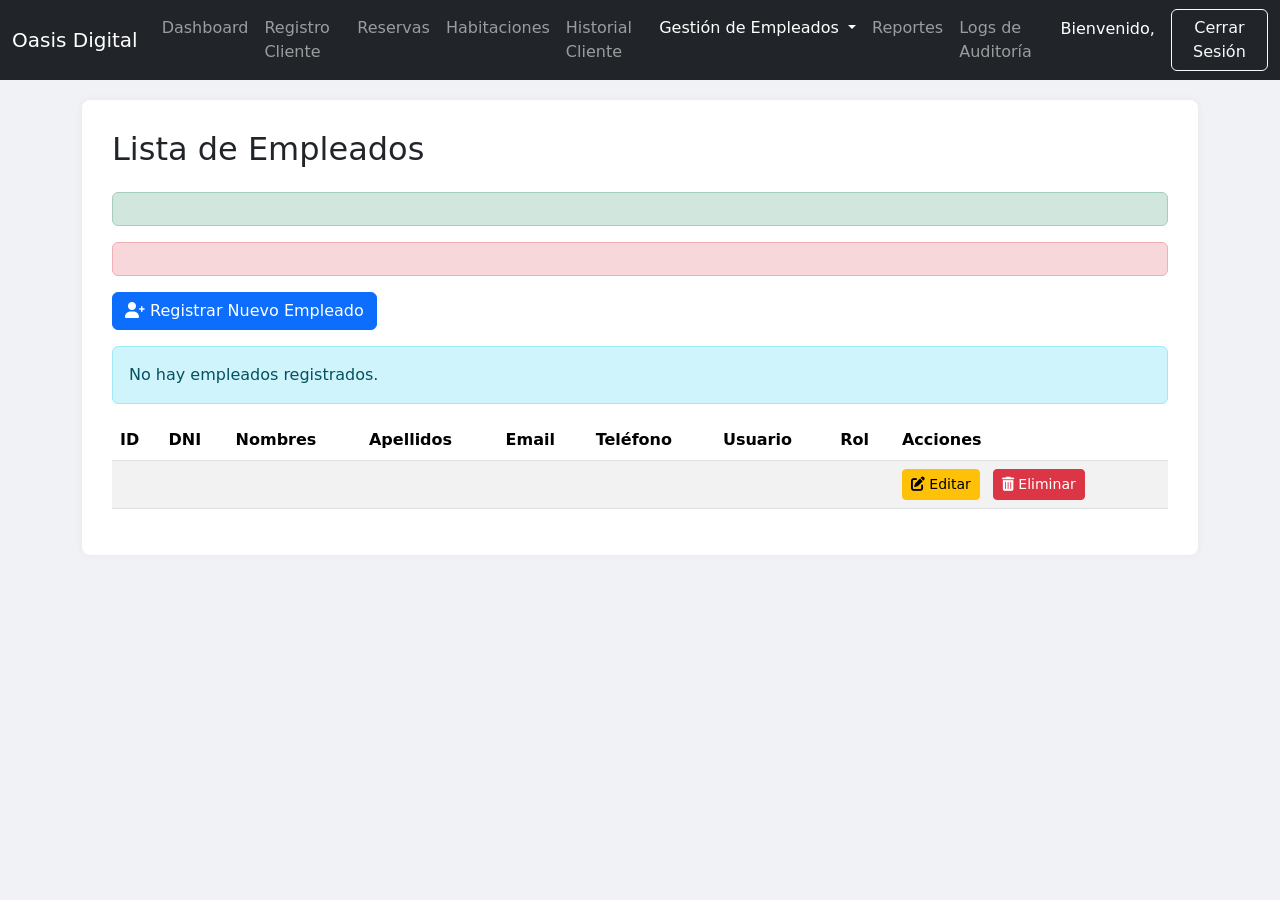
<file: src/main/resources/templates/listaEmpleados.html>
<!DOCTYPE html>
<html lang="es" xmlns:th="http://www.thymeleaf.org" xmlns:sec="http://www.thymeleaf.org/extras/spring-security">
<head>
  <meta charset="UTF-8">
  <meta name="viewport" content="width=device-width, initial-scale=1.0">
  <title>Lista de Empleados - Sistema Hotelero</title>
  <link href="https://cdn.jsdelivr.net/npm/bootstrap@5.3.3/dist/css/bootstrap.min.css" rel="stylesheet" integrity="sha384-QWTKZyjpPEjISv5WaRU9OFeRpok6YctnYmDr5pNlyT2bRjXh0JMhjY6hW+ALEwIH" crossorigin="anonymous">
  <link rel="stylesheet" href="https://cdnjs.cloudflare.com/ajax/libs/font-awesome/6.0.0-beta3/css/all.min.css">
  <style>
    body { background-color: #f0f2f5; }
    .navbar { margin-bottom: 20px; }
    .container { margin-top: 20px; }
    .content-section { background-color: #fff; padding: 30px; border-radius: 8px; box-shadow: 0 0 10px rgba(0, 0, 0, 0.05); }
    .table th, .table td { vertical-align: middle; }
    .badge {
        font-size: 0.85em;
        padding: 0.4em 0.8em;
        margin-right: 5px;
        margin-bottom: 5px;
    }
  </style>
</head>
<body>
<nav class="navbar navbar-expand-lg navbar-dark bg-dark">
  <div class="container-fluid">
    <a class="navbar-brand" href="/dashboard">Oasis Digital</a>
    <button class="navbar-toggler" type="button" data-bs-toggle="collapse" data-bs-target="#navbarNav" aria-controls="navbarNav" aria-expanded="false" aria-label="Toggle navigation">
      <span class="navbar-toggler-icon"></span>
    </button>
    <div class="collapse navbar-collapse" id="navbarNav">
      <ul class="navbar-nav me-auto mb-2 mb-lg-0">
        <li class="nav-item">
          <a class="nav-link" href="/dashboard">Dashboard</a>
        </li>
        <li class="nav-item" sec:authorize="hasAnyAuthority('ROLE_RECEPCIONISTA')">
          <a class="nav-link" th:href="@{/clientes/registrar}">Registro Cliente</a>
        </li>
        <li class="nav-item" sec:authorize="hasAnyAuthority('ROLE_RECEPCIONISTA')">
          <a class="nav-link" th:href="@{/reservas/crear}">Reservas</a>
        </li>
        <li class="nav-item" sec:authorize="hasAnyAuthority('ROLE_ADMIN', 'ROLE_RECEPCIONISTA')">
          <a class="nav-link" th:href="@{/habitaciones}">Habitaciones</a>
        </li>
        <li class="nav-item" sec:authorize="hasAnyAuthority('ROLE_ADMIN', 'ROLE_RECEPCIONISTA')">
          <a class="nav-link" th:href="@{/clientes/historial}">Historial Cliente</a>
        </li>
        <li class="nav-item dropdown" sec:authorize="hasAnyRole('ROLE_ADMIN')">
          <a class="nav-link dropdown-toggle active" href="#" id="navbarDropdownGestion" role="button" data-bs-toggle="dropdown" aria-expanded="false">
            Gestión de Empleados
          </a>
          <ul class="dropdown-menu" aria-labelledby="navbarDropdownGestion">
            <li><a class="dropdown-item" th:href="@{/empleados/registrar}">Registrar Nuevo</a></li>
            <li><a class="dropdown-item active" aria-current="page" th:href="@{/empleados/lista}">Ver Lista</a></li>
          </ul>
        </li>
        <li class="nav-item" sec:authorize="hasAnyAuthority('ROLE_ADMIN')">
          <a class="nav-link" th:href="@{/reportes/generar}">Reportes</a>
        </li>
        <li class="nav-item" sec:authorize="hasAnyAuthority('ROLE_ADMIN')">
          <a class="nav-link" th:href="@{/auditoria/logs}">Logs de Auditoría</a>
        </li>
      </ul>
      <ul class="navbar-nav">
        <li class="nav-item">
          <span class="nav-link text-white me-2">Bienvenido, <span sec:authentication="name"></span></span>
        </li>
        <li class="nav-item">
          <form th:action="@{/logout}" method="post">
            <button type="submit" class="btn btn-outline-light">Cerrar Sesión</button>
          </form>
        </li>
      </ul>
    </div>
  </div>
</nav>

<div class="container">
  <div class="content-section">
    <h2 class="mb-4">Lista de Empleados</h2>

    <div th:if="${successMessage}" class="alert alert-success" role="alert">
      <span th:text="${successMessage}"></span>
    </div>
    <div th:if="${errorMessage}" class="alert alert-danger" role="alert">
      <span th:text="${errorMessage}"></span>
    </div>

    <div class="mb-3" sec:authorize="hasRole('ADMIN')"> <a th:href="@{/empleados/registrar}" class="btn btn-primary"><i class="fas fa-user-plus"></i> Registrar Nuevo Empleado</a>
    </div>

    <div th:if="${#lists.isEmpty(empleados)}" class="alert alert-info">
      No hay empleados registrados.
    </div>
    <div th:unless="${#lists.isEmpty(empleados)}">
      <table class="table table-striped table-hover">
        <thead>
        <tr>
          <th>ID</th>
          <th>DNI</th>
          <th>Nombres</th>
          <th>Apellidos</th>
          <th>Email</th>
          <th>Teléfono</th>
          <th>Usuario</th>
          <th>Rol</th>
          <th sec:authorize="hasRole('ADMIN')">Acciones</th> </tr>
        </thead>
        <tbody>
        <tr th:each="empleado : ${empleados}">
          <td th:text="${empleado.id}"></td>
          <td th:text="${empleado.dni}"></td>
          <td th:text="${empleado.nombres}"></td>
          <td th:text="${empleado.apellidos}"></td>
          <td th:text="${empleado.email}"></td>
          <td th:text="${empleado.telefono}"></td>
          <td th:text="${empleado.usuario.username}"></td>
          <td>
            <span th:classappend="${empleado.usuario.rol == 'ROLE_ADMIN' ? 'bg-danger' : 'bg-secondary'}" class="badge" th:text="${empleado.usuario.rol.replace('ROLE_', '')}"></span>
          </td>
          <td sec:authorize="hasRole('ADMIN')"> <a th:href="@{/empleados/editar/{id}(id=${empleado.id})}" class="btn btn-warning btn-sm me-2">
            <i class="fas fa-edit"></i> Editar
          </a>
            <form th:action="@{/empleados/eliminar/{id}(id=${empleado.id})}" method="post" style="display:inline;" onsubmit="return confirm('¿Estás seguro de que quieres eliminar a este empleado? Esta acción es irreversible.');">
              <button type="submit" class="btn btn-danger btn-sm">
                <i class="fas fa-trash-alt"></i> Eliminar
              </button>
            </form>
          </td>
        </tr>
        </tbody>
      </table>
    </div>
  </div>
</div>

<script src="https://cdn.jsdelivr.net/npm/bootstrap@5.3.3/dist/js/bootstrap.bundle.min.js" integrity="sha384-YvpcrYf0tY3lHB60NNkmXc5s9fDVZLESaAA55NDzOxhy9GkcIdslK1eN7N6jIeHz" crossorigin="anonymous"></script>
</body>
</html>
</file>
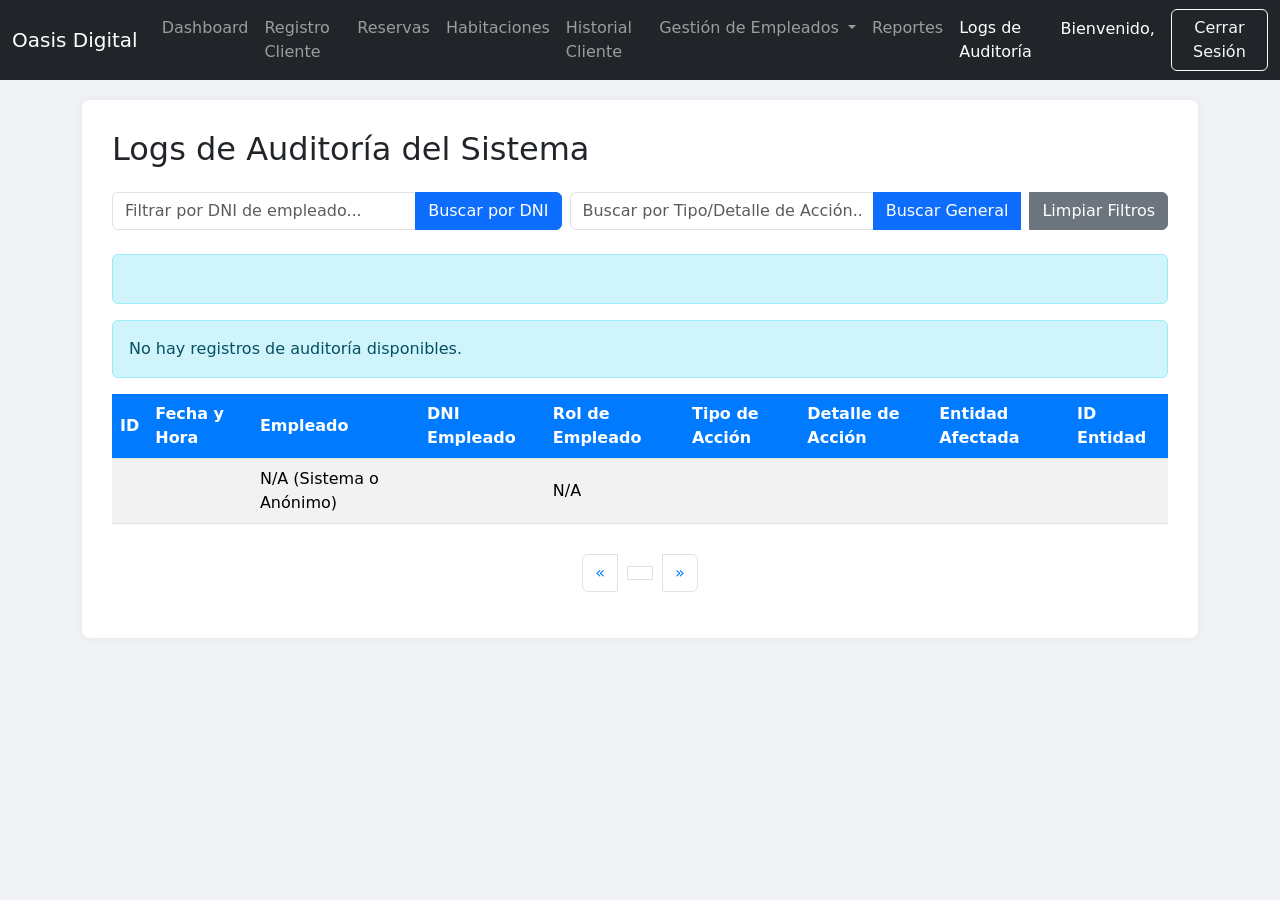
<file: src/main/resources/templates/listaLogs.html>
<!DOCTYPE html>
<html
        lang="es"
        xmlns:th="http://www.thymeleaf.org"
        xmlns:sec="http://www.thymeleaf.org/extras/spring-security"
>
<head>
    <meta charset="UTF-8" />
    <meta name="viewport" content="width=device-width, initial-scale=1.0" />
    <title>Logs de Auditoría - Sistema Hotelero</title>
    <link
            href="https://cdn.jsdelivr.net/npm/bootstrap@5.3.3/dist/css/bootstrap.min.css"
            rel="stylesheet"
            integrity="sha384-QWTKZyjpPEjISv5WaRU9OFeRpok6YctnYmDr5pNlyT2bRjXh0JMhjY6hW+ALEwIH"
            crossorigin="anonymous"
    />
    <link
            rel="stylesheet"
            href="https://cdnjs.cloudflare.com/ajax/libs/font-awesome/6.0.0-beta3/css/all.min.css"
    />
    <style>
        body {
          background-color: #f0f2f5;
        }
        .navbar {
          margin-bottom: 20px;
        }
        .container {
          margin-top: 20px;
        }
        .content-section {
          background-color: #fff;
          padding: 30px;
          border-radius: 8px;
          box-shadow: 0 0 10px rgba(0, 0, 0, 0.05);
        }
        .table th,
        .table td {
          vertical-align: middle;
        }
        .table thead th {
          background-color: #007bff;
          color: white;
          vertical-align: middle;
          cursor: pointer;
        }
        .table tbody tr:hover {
          background-color: #f1f1f1;
        }
        .pagination-controls {
          display: flex;
          justify-content: center;
          align-items: center;
          margin-top: 30px;
          gap: 10px;
        }
        .pagination-controls .page-item.active .page-link {
          background-color: #007bff;
          border-color: #007bff;
          color: white;
        }
        .pagination-controls .page-link {
          color: #007bff;
        }
        .pagination-controls .page-link:hover {
          color: #0056b3;
        }
        .no-results {
          text-align: center;
          color: #666;
          margin-top: 30px;
          font-style: italic;
        }
        .btn-back-main-page {
          position: absolute;
          top: 20px;
          left: 20px;
          background-color: #6c757d; /* Gris */
          color: white;
          border: none;
          padding: 10px 15px;
          border-radius: 5px;
          text-decoration: none;
          transition: background-color 0.3s ease;
          z-index: 100;
        }
        .btn-back-main-page:hover {
          background-color: #5a6268;
          color: white;
        }
        .search-forms-container {
        display: flex;
        flex-direction: column;
        gap: 1.5rem;
        margin-bottom: 2rem;
    }
    @media (min-width: 768px) {
        .search-forms-container {
            flex-direction: row;
            justify-content: space-between;
            align-items: flex-start;
        }
        .search-forms-container form {
            flex: 1;
        }
        .search-forms-container form:first-child {
            margin-right: 1.5rem;
        }
    }
    </style>
</head>
<body>
<nav class="navbar navbar-expand-lg navbar-dark bg-dark">
    <div class="container-fluid">
        <a class="navbar-brand" href="/dashboard">Oasis Digital</a>
        <button
                class="navbar-toggler"
                type="button"
                data-bs-toggle="collapse"
                data-bs-target="#navbarNav"
                aria-controls="navbarNav"
                aria-expanded="false"
                aria-label="Toggle navigation"
        >
            <span class="navbar-toggler-icon"></span>
        </button>
        <div class="collapse navbar-collapse" id="navbarNav">
            <ul class="navbar-nav me-auto mb-2 mb-lg-0">
                <li class="nav-item">
                    <a class="nav-link" href="/dashboard">Dashboard</a>
                </li>
                <li class="nav-item" sec:authorize="hasAnyAuthority('ROLE_RECEPCIONISTA')">
                    <a class="nav-link" th:href="@{/clientes/registrar}"
                    >Registro Cliente</a
                    >
                </li>
                <li class="nav-item" sec:authorize="hasAnyAuthority('ROLE_RECEPCIONISTA')">
                    <a class="nav-link" th:href="@{/reservas/crear}">Reservas</a>
                </li>
                <li class="nav-item" sec:authorize="hasAnyAuthority('ROLE_ADMIN', 'ROLE_RECEPCIONISTA')">
                    <a class="nav-link" th:href="@{/habitaciones}">Habitaciones</a>
                </li>
                <li class="nav-item" sec:authorize="hasAnyAuthority('ROLE_ADMIN', 'ROLE_RECEPCIONISTA')">
                    <a class="nav-link" th:href="@{/clientes/historial}"
                    >Historial Cliente</a
                    >
                </li>
                <li class="nav-item dropdown" sec:authorize="hasAnyRole('ROLE_ADMIN')">
                    <a
                            class="nav-link dropdown-toggle"
                            href="#"
                            id="navbarDropdownGestion"
                            role="button"
                            data-bs-toggle="dropdown"
                            aria-expanded="false"
                    >
                        Gestión de Empleados
                    </a>
                    <ul class="dropdown-menu" aria-labelledby="navbarDropdownGestion">
                        <li>
                            <a class="dropdown-item" th:href="@{/empleados/registrar}"
                            >Registrar Nuevo</a
                            >
                        </li>
                        <li>
                            <a class="dropdown-item" th:href="@{/empleados/lista}"
                            >Ver Lista</a
                            >
                        </li>
                    </ul>
                </li>

                <li class="nav-item" sec:authorize="hasAnyAuthority('ROLE_ADMIN')">
                    <a class="nav-link" th:href="@{/reportes/generar}">Reportes</a>
                </li>
                <li class="nav-item" sec:authorize="hasAnyAuthority('ROLE_ADMIN')">
                    <a class="nav-link active" aria-current="page" th:href="@{/auditoria/logs}"
                    >Logs de Auditoría</a
                    >
                </li>
            </ul>
            <ul class="navbar-nav">
                <li class="nav-item">
              <span class="nav-link text-white me-2"
              >Bienvenido, <span sec:authentication="name"></span
              ></span>
                </li>
                <li class="nav-item">
                    <form th:action="@{/logout}" method="post">
                        <button type="submit" class="btn btn-outline-light">
                            Cerrar Sesión
                        </button>
                    </form>
                </li>
            </ul>
        </div>
    </div>
</nav>

<div class="container">
    <div class="content-section">
        <h2 class="mb-4">Logs de Auditoría del Sistema</h2>

        <div class="d-flex flex-column flex-md-row justify-content-between mb-4">
            <form th:action="@{/auditoria/logs}" method="get" class="mb-3 mb-md-0 me-md-2 flex-grow-1">
                <div class="input-group">
                    <input
                            type="text"
                            class="form-control"
                            placeholder="Filtrar por DNI de empleado..."
                            name="dniEmpleado"
                            th:value="${filtroDni ?: ''}"
                    />
                    <button type="submit" class="btn btn-primary">Buscar por DNI</button>
                </div>
            </form>

            <form th:action="@{/auditoria/logs}" method="get" class="flex-grow-1">
                <div class="input-group">
                    <input
                            type="text"
                            class="form-control"
                            placeholder="Buscar por Tipo/Detalle de Acción..."
                            name="search"
                            th:value="${search ?: ''}"
                    />
                    <button type="submit" class="btn btn-primary">Buscar General</button>
                    <a th:href="@{/auditoria/logs}" class="btn btn-secondary ms-2">Limpiar Filtros</a>
                </div>
            </form>
        </div>


        <div th:if="${message}" class="alert alert-info" role="alert">
            <p th:text="${message}"></p>
        </div>

        <div th:if="${#lists.isEmpty(logsPage.content)}" class="alert alert-info">
            No hay registros de auditoría disponibles.
        </div>
        <div th:unless="${#lists.isEmpty(logsPage.content)}">
            <table class="table table-striped table-hover">
                <thead>
                <tr>
                    <th scope="col">
                        <a
                                th:href="@{/auditoria/logs(page=${currentPage}, size=${pageSize}, sortBy='id', sortDir=${sortBy == 'id' && sortDir == 'asc' ? 'desc' : 'asc'}, dniEmpleado=${filtroDni ?: ''}, search=${search ?: ''})}"
                                class="text-white text-decoration-none"
                        >
                            ID
                            <i
                                    th:class="${sortBy == 'id' ? (sortDir == 'asc' ? 'fas fa-sort-up' : 'fas fa-sort-down') : 'fas fa-sort'}"
                            ></i>
                        </a>
                    </th>
                    <th scope="col">
                        <a
                                th:href="@{/auditoria/logs(page=${currentPage}, size=${pageSize}, sortBy='timestamp', sortDir=${sortBy == 'timestamp' && sortDir == 'asc' ? 'desc' : 'asc'}, dniEmpleado=${filtroDni ?: ''}, search=${search ?: ''})}"
                                class="text-white text-decoration-none"
                        >
                            Fecha y Hora
                            <i
                                    th:class="${sortBy == 'timestamp' ? (sortDir == 'asc' ? 'fas fa-sort-up' : 'fas fa-sort-down') : 'fas fa-sort'}"
                            ></i>
                        </a>
                    </th>
                    <th scope="col">
                        <a
                                th:href="@{/auditoria/logs(page=${currentPage}, size=${pageSize}, sortBy='empleado.nombres', sortDir=${sortBy == 'empleado.nombres' && sortDir == 'asc' ? 'desc' : 'asc'}, dniEmpleado=${filtroDni ?: ''}, search=${search ?: ''})}"
                                class="text-white text-decoration-none"
                        >
                            Empleado
                            <i
                                    th:class="${sortBy == 'empleado.nombres' ? (sortDir == 'asc' ? 'fas fa-sort-up' : 'fas fa-sort-down') : 'fas fa-sort'}"
                            ></i>
                        </a>
                    </th>
                    <th scope="col">DNI Empleado</th>
                    <th scope="col">Rol de Empleado</th>
                    <th scope="col">
                        <a
                                th:href="@{/auditoria/logs(page=${currentPage}, size=${pageSize}, sortBy='tipoAccion', sortDir=${sortBy == 'tipoAccion' && sortDir == 'asc' ? 'desc' : 'asc'}, dniEmpleado=${filtroDni ?: ''}, search=${search ?: ''})}"
                                class="text-white text-decoration-none"
                        >
                            Tipo de Acción
                            <i
                                    th:class="${sortBy == 'tipoAccion' ? (sortDir == 'asc' ? 'fas fa-sort-up' : 'fas fa-sort-down') : 'fas fa-sort'}"
                            ></i>
                        </a>
                    </th>
                    <th scope="col">Detalle de Acción</th>
                    <th scope="col">Entidad Afectada</th>
                    <th scope="col">ID Entidad</th>
                </tr>
                </thead>
                <tbody>
                <tr th:each="log : ${logsPage.content}">
                    <td th:text="${log.id}"></td>
                    <td th:text="${#temporals.format(log.timestamp, 'dd-MM-yyyy HH:mm:ss')}"></td>
                    <td>
                        <span th:if="${log.empleado}" th:text="${log.empleado.nombres + ' ' + log.empleado.apellidos}"></span>
                        <span th:unless="${log.empleado}">N/A (Sistema o Anónimo)</span>
                    </td>
                    <td th:text="${log.empleado != null ? log.empleado.dni : 'N/A'}"></td>
                    <td>
                        <span th:if="${log.empleado != null && log.empleado.usuario != null}" th:text="${log.empleado.usuario.rol}"></span>
                        <span th:unless="${log.empleado != null && log.empleado.usuario != null}">N/A</span>
                    </td>
                    <td th:text="${log.tipoAccion}"></td>
                    <td th:text="${log.detalleAccion}"></td>
                    <td th:text="${log.entidadAfectada}"></td>
                    <td th:text="${log.entidadAfectadaId}"></td>
                </tr>
                </tbody>
            </table>
        </div>

        <nav aria-label="Page navigation" th:if="${logsPage != null and logsPage.totalPages > 0}">
            <ul class="pagination pagination-controls">
                <li class="page-item" th:classappend="${currentPage == 0 ? 'disabled' : ''}">
                    <a
                            class="page-link"
                            th:href="@{/auditoria/logs(page=${currentPage - 1}, size=${pageSize}, sortBy=${sortBy}, sortDir=${sortDir}, dniEmpleado=${filtroDni ?: ''}, search=${search ?: ''})}"
                            aria-label="Previous"
                    >
                        <span aria-hidden="true">&laquo;</span>
                    </a>
                </li>
                <li
                        class="page-item"
                        th:each="i : ${#numbers.sequence(0, logsPage.totalPages - 1)}"
                        th:classappend="${i == currentPage ? 'active' : ''}"
                >
                    <a
                            class="page-link"
                            th:href="@{/auditoria/logs(page=${i}, size=${pageSize}, sortBy=${sortBy}, sortDir=${sortDir}, dniEmpleado=${filtroDni ?: ''}, search=${search ?: ''})}"
                            th:text="${i + 1}"
                    ></a>
                </li>
                <li
                        class="page-item"
                        th:classappend="${currentPage == logsPage.totalPages - 1 ? 'disabled' : ''}"
                >
                    <a
                            class="page-link"
                            th:href="@{/auditoria/logs(page=${currentPage + 1}, size=${pageSize}, sortBy=${sortBy}, sortDir=${sortDir}, dniEmpleado=${filtroDni ?: ''}, search=${search ?: ''})}"
                            aria-label="Next"
                    >
                        <span aria-hidden="true">&raquo;</span>
                    </a>
                </li>
            </ul>
        </nav>
    </div>
</div>

<script
        src="https://cdn.jsdelivr.net/npm/bootstrap@5.3.3/dist/js/bootstrap.bundle.min.js"
        integrity="sha384-YvpcrYf0tY3lHB60NNkmXc5s9fDVZLESaAA55NDzOxhy9GkcIdslK1eN7N6jIeHz"
        crossorigin="anonymous"
></script>
<script>
    document.addEventListener('DOMContentLoaded', function() {
        const dniEmpleadoInput = document.querySelector('input[name="dniEmpleado"]');
        const urlParams = new URLSearchParams(window.location.search);
        const dniEmpleadoParam = urlParams.get('dniEmpleado');
        if (dniEmpleadoParam) {
            dniEmpleadoInput.value = dniEmpleadoParam;
        }

        const searchInput = document.querySelector('input[name="search"]');
        const searchParam = urlParams.get('search');
        if (searchParam) {
            searchInput.value = searchParam;
        }
    });
</script>
</body>
</html>
</file>
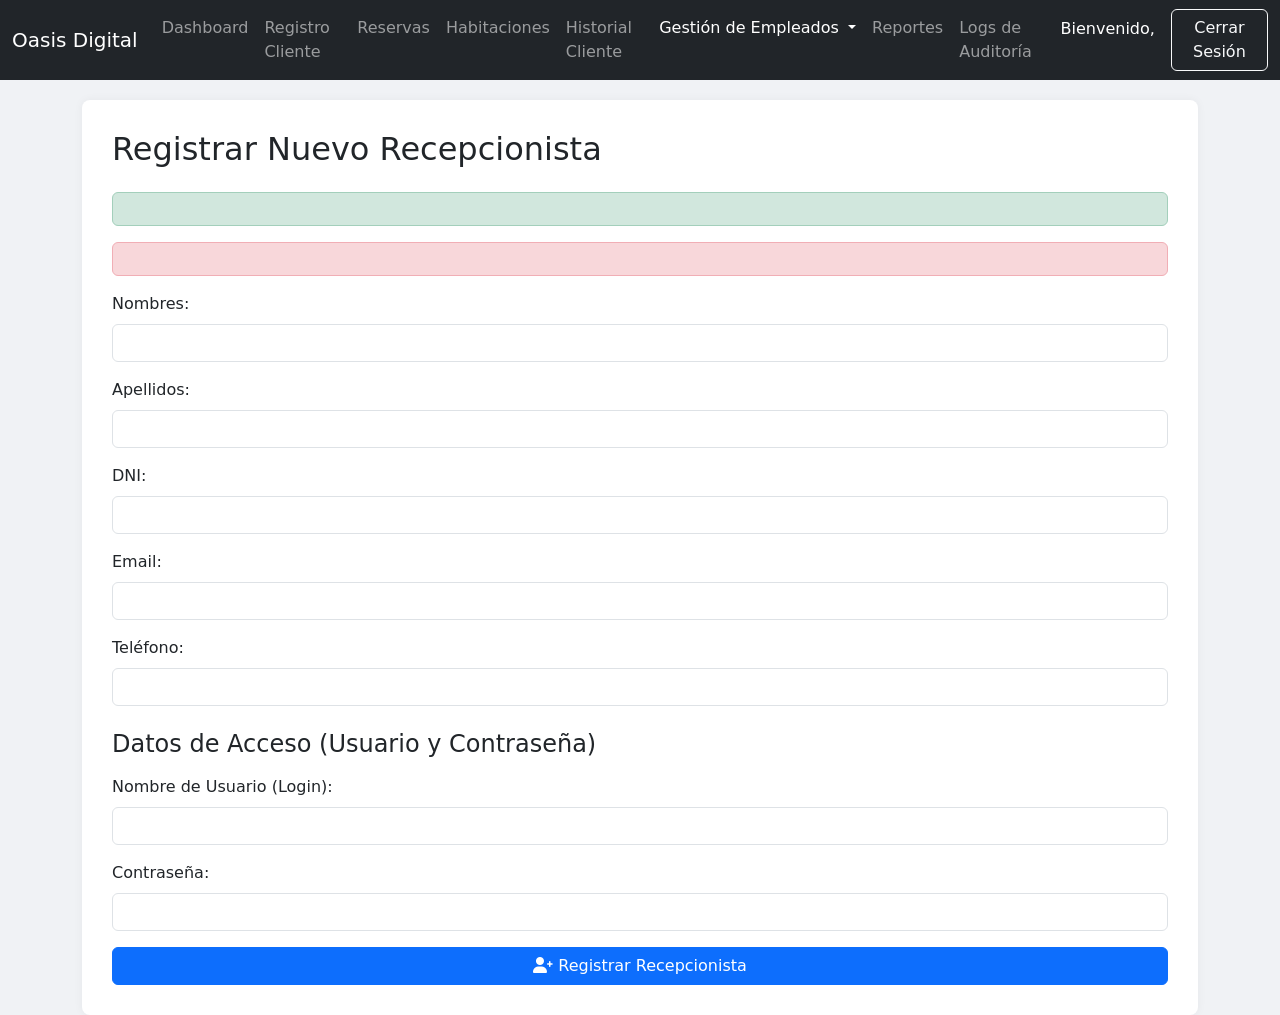
<file: src/main/resources/templates/registrarEmpleado.html>
<!DOCTYPE html>
<html lang="es" xmlns:th="http://www.thymeleaf.org" xmlns:sec="http://www.thymeleaf.org/extras/spring-security">
<head>
  <meta charset="UTF-8">
  <meta name="viewport" content="width=device-width, initial-scale=1.0">
  <title>Registrar Recepcionista - Sistema Hotelero</title>
  <link href="https://cdn.jsdelivr.net/npm/bootstrap@5.3.3/dist/css/bootstrap.min.css" rel="stylesheet" integrity="sha384-QWTKZyjpPEjISv5WaRU9OFeRpok6YctnYmDr5pNlyT2bRjXh0JMhjY6hW+ALEwIH" crossorigin="anonymous">
  <link rel="stylesheet" href="https://cdnjs.cloudflare.com/ajax/libs/font-awesome/6.0.0-beta3/css/all.min.css">
  <style>
    body { background-color: #f0f2f5; }
    .navbar { margin-bottom: 20px; }
    .container { margin-top: 20px; }
    .form-section { background-color: #fff; padding: 30px; border-radius: 8px; box-shadow: 0 0 10px rgba(0, 0, 0, 0.05); }
  </style>
</head>
<body>
<nav class="navbar navbar-expand-lg navbar-dark bg-dark">
  <div class="container-fluid">
    <a class="navbar-brand" href="/dashboard">Oasis Digital</a>
    <button class="navbar-toggler" type="button" data-bs-toggle="collapse" data-bs-target="#navbarNav" aria-controls="navbarNav" aria-expanded="false" aria-label="Toggle navigation">
      <span class="navbar-toggler-icon"></span>
    </button>
    <div class="collapse navbar-collapse" id="navbarNav">
      <ul class="navbar-nav me-auto mb-2 mb-lg-0">
        <li class="nav-item">
          <a class="nav-link" href="/dashboard">Dashboard</a>
        </li>
        <li class="nav-item" sec:authorize="hasAnyAuthority('ROLE_RECEPCIONISTA')">
          <a class="nav-link" th:href="@{/clientes/registrar}">Registro Cliente</a>
        </li>
        <li class="nav-item" sec:authorize="hasAnyAuthority('ROLE_RECEPCIONISTA')">
          <a class="nav-link" th:href="@{/reservas/crear}">Reservas</a>
        </li>
        <li class="nav-item" sec:authorize="hasAnyAuthority('ROLE_ADMIN', 'ROLE_RECEPCIONISTA')">
          <a class="nav-link" th:href="@{/habitaciones}">Habitaciones</a>
        </li>
        <li class="nav-item" sec:authorize="hasAnyAuthority('ROLE_ADMIN', 'ROLE_RECEPCIONISTA')">
          <a class="nav-link" th:href="@{/clientes/historial}">Historial Cliente</a>
        </li>
        <li class="nav-item dropdown" sec:authorize="hasAnyRole('ROLE_ADMIN')">
          <a class="nav-link dropdown-toggle active" href="#" id="navbarDropdownGestion" role="button" data-bs-toggle="dropdown" aria-expanded="false">
            Gestión de Empleados
          </a>
          <ul class="dropdown-menu" aria-labelledby="navbarDropdownGestion">
            <li><a class="dropdown-item active" aria-current="page" th:href="@{/empleados/registrar}">Registrar Nuevo</a></li>
            <li><a class="dropdown-item" th:href="@{/empleados/lista}">Ver Lista</a></li>
          </ul>
        </li>
        <li class="nav-item" sec:authorize="hasAnyAuthority('ROLE_ADMIN')">
          <a class="nav-link" th:href="@{/reportes/generar}">Reportes</a>
        </li>
        <li class="nav-item" sec:authorize="hasAnyAuthority('ROLE_ADMIN')">
          <a class="nav-link" th:href="@{/auditoria/logs}">Logs de Auditoría</a>
        </li>
      </ul>
      <ul class="navbar-nav">
        <li class="nav-item">
          <span class="nav-link text-white me-2">Bienvenido, <span sec:authentication="name"></span></span>
        </li>
        <li class="nav-item">
          <form th:action="@{/logout}" method="post">
            <button type="submit" class="btn btn-outline-light">Cerrar Sesión</button>
          </form>
        </li>
      </ul>
    </div>
  </div>
</nav>

<div class="container">
  <div class="form-section">
    <h2 class="mb-4">Registrar Nuevo Recepcionista</h2>

    <div th:if="${successMessage}" class="alert alert-success" role="alert">
      <span th:text="${successMessage}"></span>
    </div>
    <div th:if="${errorMessage}" class="alert alert-danger" role="alert">
      <span th:text="${errorMessage}"></span>
    </div>

    <form th:action="@{/empleados/registrar}" th:object="${empleado}" method="post">
      <div class="mb-3">
        <label for="nombres" class="form-label">Nombres:</label>
        <input type="text" id="nombres" th:field="*{nombres}" class="form-control" th:classappend="${#fields.hasErrors('nombres')} ? 'is-invalid' : ''" required>
        <div th:if="${#fields.hasErrors('nombres')}" th:errors="*{nombres}" class="invalid-feedback"></div>
      </div>
      <div class="mb-3">
        <label for="apellidos" class="form-label">Apellidos:</label>
        <input type="text" id="apellidos" th:field="*{apellidos}" class="form-control" th:classappend="${#fields.hasErrors('apellidos')} ? 'is-invalid' : ''" required>
        <div th:if="${#fields.hasErrors('apellidos')}" th:errors="*{apellidos}" class="invalid-feedback"></div>
      </div>
      <div class="mb-3">
        <label for="dni" class="form-label">DNI:</label>
        <input type="text" id="dni" th:field="*{dni}" class="form-control" th:classappend="${#fields.hasErrors('dni')} ? 'is-invalid' : ''" required>
        <div th:if="${#fields.hasErrors('dni')}" th:errors="*{dni}" class="invalid-feedback"></div>
      </div>
      <div class="mb-3">
        <label for="email" class="form-label">Email:</label>
        <input type="email" id="email" th:field="*{email}" class="form-control" th:classappend="${#fields.hasErrors('email')} ? 'is-invalid' : ''" required>
        <div th:if="${#fields.hasErrors('email')}" th:errors="*{email}" class="invalid-feedback"></div>
      </div>
      <div class="mb-3">
        <label for="telefono" class="form-label">Teléfono:</label>
        <input type="text" id="telefono" th:field="*{telefono}" class="form-control" th:classappend="${#fields.hasErrors('telefono')} ? 'is-invalid' : ''">
        <div th:if="${#fields.hasErrors('telefono')}" th:errors="*{telefono}" class="invalid-feedback"></div>
      </div>

      <h4 class="mt-4 mb-3">Datos de Acceso (Usuario y Contraseña)</h4>
      <div class="mb-3">
        <label for="username" class="form-label">Nombre de Usuario (Login):</label>
        <input type="text" id="username" th:field="*{usuario.username}" class="form-control" th:classappend="${#fields.hasErrors('usuario.username')} ? 'is-invalid' : ''" required>
        <div th:if="${#fields.hasErrors('usuario.username')}" th:errors="*{usuario.username}" class="invalid-feedback"></div>
      </div>
      <div class="mb-3">
        <label for="password" class="form-label">Contraseña:</label>
        <input type="password" id="password" th:field="*{usuario.password}" class="form-control" th:classappend="${#fields.hasErrors('usuario.password')} ? 'is-invalid' : ''" required>
        <div th:if="${#fields.hasErrors('usuario.password')}" th:errors="*{usuario.password}" class="invalid-feedback"></div>
      </div>
      <div class="d-grid gap-2">
        <button type="submit" class="btn btn-primary"><i class="fas fa-user-plus"></i> Registrar Recepcionista</button>
      </div>
    </form>
  </div>
</div>

<script src="https://cdn.jsdelivr.net/npm/bootstrap@5.3.3/dist/js/bootstrap.bundle.min.js" integrity="sha384-YvpcrYf0tY3lHB60NNkmXc5s9fDVZLESaAA55NDzOxhy9GkcIdslK1eN7N6jIeHz" crossorigin="anonymous"></script>
</body>
</html>
</file>
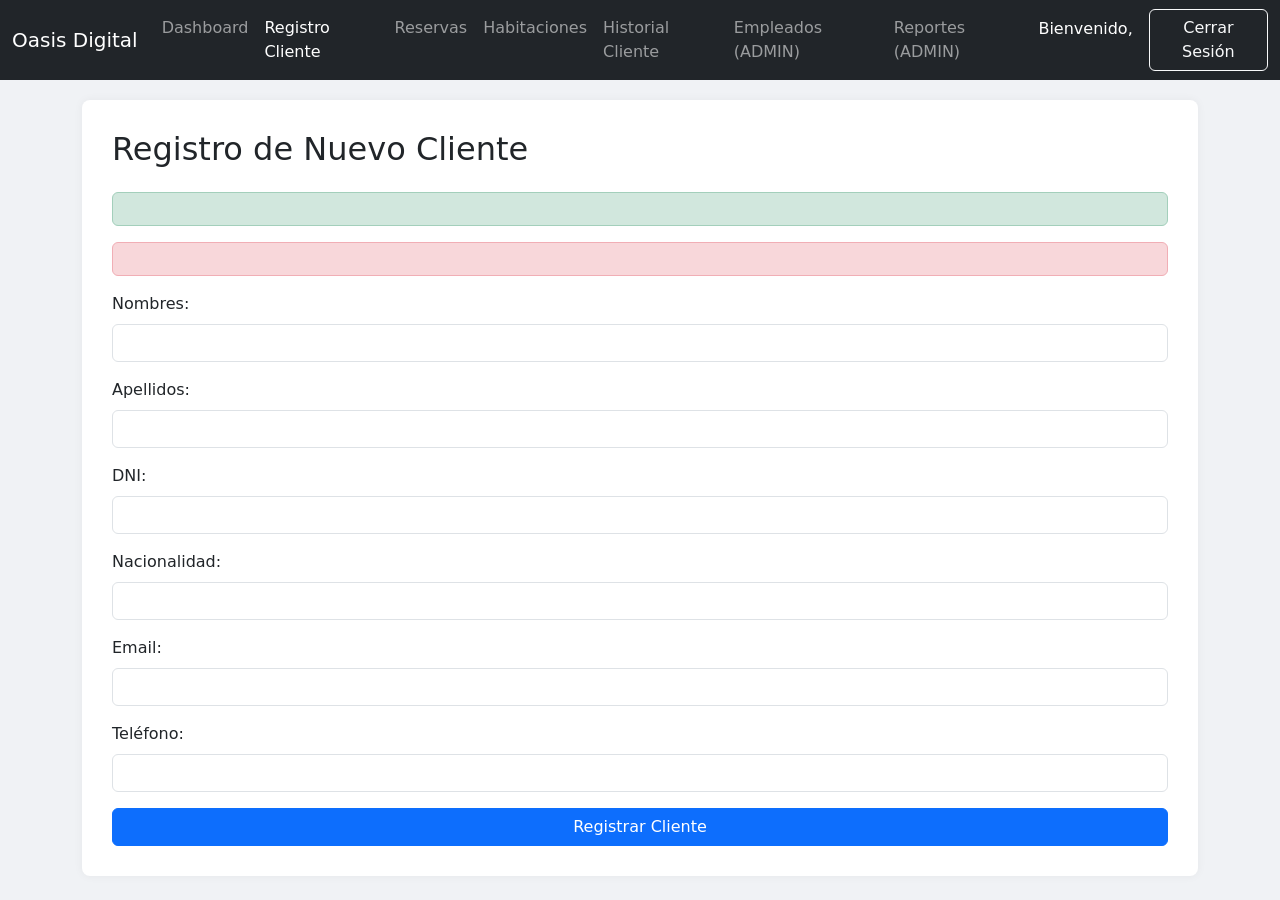
<file: src/main/resources/templates/registroCliente.html>
<!DOCTYPE html>
<html lang="es" xmlns:th="http://www.thymeleaf.org" xmlns:sec="http://www.thymeleaf.org/extras/spring-security">
<head>
    <meta charset="UTF-8">
    <meta name="viewport" content="width=device-width, initial-scale=1.0">
    <title>Registro de Cliente - Sistema Hotelero</title>
    <link href="https://cdn.jsdelivr.net/npm/bootstrap@5.3.3/dist/css/bootstrap.min.css" rel="stylesheet" integrity="sha384-QWTKZyjpPEjISv5WaRU9OFeRpok6YctnYmDr5pNlyT2bRjXh0JMhjY6hW+ALEwIH" crossorigin="anonymous">
    <style>
        body { background-color: #f0f2f5; }
        .navbar { margin-bottom: 20px; }
        .container { margin-top: 20px; }
        .form-section { background-color: #fff; padding: 30px; border-radius: 8px; box-shadow: 0 0 10px rgba(0, 0, 0, 0.05); }
        .is-invalid { border-color: #dc3545; }
        .invalid-feedback { display: block; }
    </style>
</head>
<body>
<nav class="navbar navbar-expand-lg navbar-dark bg-dark">
    <div class="container-fluid">
        <a class="navbar-brand" href="/dashboard">Oasis Digital</a>
        <button class="navbar-toggler" type="button" data-bs-toggle="collapse" data-bs-target="#navbarNav" aria-controls="navbarNav" aria-expanded="false" aria-label="Toggle navigation">
            <span class="navbar-toggler-icon"></span>
        </button>
        <div class="collapse navbar-collapse" id="navbarNav">
            <ul class="navbar-nav me-auto mb-2 mb-lg-0">
                <li class="nav-item">
                    <a class="nav-link" href="/dashboard">Dashboard</a>
                </li>
                <li class="nav-item" sec:authorize="hasAnyAuthority('ROLE_RECEPCIONISTA')">
                    <a class="nav-link active" aria-current="page" href="/clientes/registrar">Registro Cliente</a>
                </li>
                <li class="nav-item" sec:authorize="hasAnyAuthority('ROLE_RECEPCIONISTA')">
                    <a class="nav-link" th:href="@{/reservas/crear}">Reservas</a>
                </li>
                <li class="nav-item" sec:authorize="hasAnyAuthority('ROLE_ADMIN', 'ROLE_RECEPCIONISTA')">
                    <a class="nav-link" th:href="@{/habitaciones}">Habitaciones</a>
                </li>
                <li class="nav-item" sec:authorize="hasAnyAuthority('ROLE_ADMIN', 'ROLE_RECEPCIONISTA')">
                    <a class="nav-link" th:href="@{/clientes/historial}">Historial Cliente</a>
                </li>
                <li class="nav-item" sec:authorize="hasAuthority('ROLE_ADMIN')">
                    <a class="nav-link" href="#">Empleados (ADMIN)</a>
                </li>
                <li class="nav-item" sec:authorize="hasAuthority('ROLE_ADMIN')">
                    <a class="nav-link" href="#">Reportes (ADMIN)</a>
                </li>
            </ul>
            <ul class="navbar-nav">
                <li class="nav-item">
                    <span class="nav-link text-white me-2">Bienvenido, <span sec:authentication="name"></span></span>
                </li>
                <li class="nav-item">
                    <form th:action="@{/logout}" method="post">
                        <button type="submit" class="btn btn-outline-light">Cerrar Sesión</button>
                    </form>
                </li>
            </ul>
        </div>
    </div>
</nav>

<div class="container">
    <div class="form-section">
        <h2 class="mb-4">Registro de Nuevo Cliente</h2>

        <div th:if="${successMessage}" class="alert alert-success" role="alert">
            <span th:text="${successMessage}"></span>
        </div>
        <div th:if="${errorMessage}" class="alert alert-danger" role="alert">
            <span th:text="${errorMessage}"></span>
        </div>

        <form th:action="@{/clientes/guardar}" th:object="${cliente}" method="post">
            <div class="mb-3">
                <label for="nombres" class="form-label">Nombres:</label>
                <input type="text" id="nombres" th:field="*{nombres}"
                       th:classappend="${#fields.hasErrors('nombres')} ? 'is-invalid' : ''" class="form-control" required>
                <div class="invalid-feedback" th:if="${#fields.hasErrors('nombres')}" th:errors="*{nombres}"></div>
            </div>
            <div class="mb-3">
                <label for="apellidos" class="form-label">Apellidos:</label>
                <input type="text" id="apellidos" th:field="*{apellidos}"
                       th:classappend="${#fields.hasErrors('apellidos')} ? 'is-invalid' : ''" class="form-control" required>
                <div class="invalid-feedback" th:if="${#fields.hasErrors('apellidos')}" th:errors="*{apellidos}"></div>
            </div>
            <div class="mb-3">
                <label for="dni" class="form-label">DNI:</label>
                <input type="text" id="dni" th:field="*{dni}"
                       th:classappend="${#fields.hasErrors('dni')} ? 'is-invalid' : ''" class="form-control"
                       required pattern="[0-9]{8}" maxlength="8" title="El DNI debe tener exactamente 8 dígitos numéricos">
                <div class="invalid-feedback" th:if="${#fields.hasErrors('dni')}" th:errors="*{dni}"></div>
            </div>
            <div class="mb-3">
                <label for="nacionalidad" class="form-label">Nacionalidad:</label>
                <input type="text" id="nacionalidad" th:field="*{nacionalidad}"
                       th:classappend="${#fields.hasErrors('nacionalidad')} ? 'is-invalid' : ''" class="form-control">
                <div class="invalid-feedback" th:if="${#fields.hasErrors('nacionalidad')}" th:errors="*{nacionalidad}"></div>
            </div>
            <div class="mb-3">
                <label for="email" class="form-label">Email:</label>
                <input type="email" id="email" th:field="*{email}"
                       th:classappend="${#fields.hasErrors('email')} ? 'is-invalid' : ''" class="form-control">
                <div class="invalid-feedback" th:if="${#fields.hasErrors('email')}" th:errors="*{email}"></div>
            </div>
            <div class="mb-3">
                <label for="telefono" class="form-label">Teléfono:</label>
                <input type="text" id="telefono" th:field="*{telefono}"
                       th:classappend="${#fields.hasErrors('telefono')} ? 'is-invalid' : ''" class="form-control">
                <div class="invalid-feedback" th:if="${#fields.hasErrors('telefono')}" th:errors="*{telefono}"></div>
            </div>
            <div class="d-grid gap-2">
                <button type="submit" class="btn btn-primary">Registrar Cliente</button>
            </div>
        </form>
    </div>
</div>

<script src="https://cdn.jsdelivr.net/npm/bootstrap@5.3.3/dist/js/bootstrap.bundle.min.js" integrity="sha384-YvpcrYf0tY3lHB60NNkmXc5s9fDVZLESaAA55NDzOxhy9GkcIdslK1eN7N6jIeHz" crossorigin="anonymous"></script>
</body>
</html>
</file>
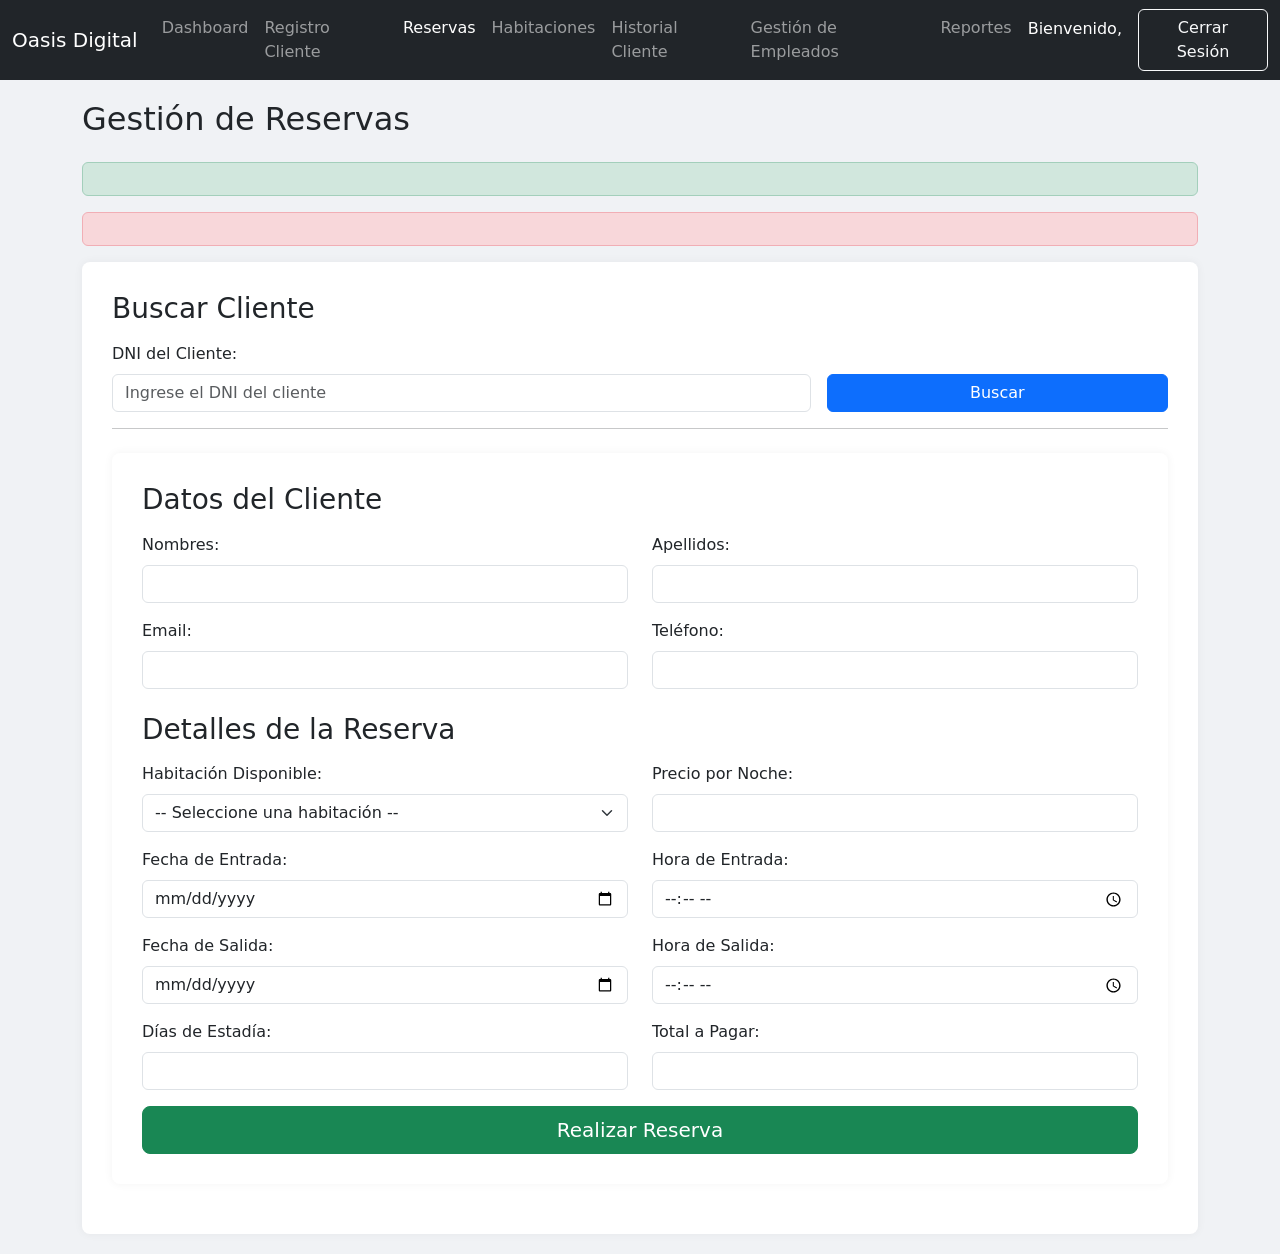
<file: src/main/resources/templates/reservas.html>
<!DOCTYPE html>
<html lang="es" xmlns:th="http://www.thymeleaf.org" xmlns:sec="http://www.thymeleaf.org/extras/spring-security">
<head>
    <meta charset="UTF-8">
    <meta name="viewport" content="width=device-width, initial-scale=1.0">
    <title>Gestión de Reservas - Sistema Hotelero</title>
    <link href="https://cdn.jsdelivr.net/npm/bootstrap@5.3.3/dist/css/bootstrap.min.css" rel="stylesheet" integrity="sha384-QWTKZyjpPEjISv5WaRU9OFeRpok6YctnYmDr5pNlyT2bRjXh0JMhjY6hW+ALEwIH" crossorigin="anonymous">
    <style>
        body { background-color: #f0f2f5; }
        .navbar { margin-bottom: 20px; }
        .container { margin-top: 20px; }
        .form-section, .data-section { background-color: #fff; padding: 30px; border-radius: 8px; box-shadow: 0 0 10px rgba(0, 0, 0, 0.05); margin-bottom: 20px;}
    </style>
</head>
<body>
<nav class="navbar navbar-expand-lg navbar-dark bg-dark">
    <div class="container-fluid">
        <a class="navbar-brand" href="/dashboard">Oasis Digital</a>
        <button class="navbar-toggler" type="button" data-bs-toggle="collapse" data-bs-target="#navbarNav" aria-controls="navbarNav" aria-expanded="false" aria-label="Toggle navigation">
            <span class="navbar-toggler-icon"></span>
        </button>
        <div class="collapse navbar-collapse" id="navbarNav">
            <ul class="navbar-nav me-auto mb-2 mb-lg-0">
                <li class="nav-item">
                    <a class="nav-link" href="/dashboard">Dashboard</a>
                </li>
                <li class="nav-item" sec:authorize="hasAnyAuthority('ROLE_RECEPCIONISTA')">
                    <a class="nav-link" th:href="@{/clientes/registrar}">Registro Cliente</a>
                </li>
                <li class="nav-item" sec:authorize="hasAnyAuthority('ROLE_RECEPCIONISTA')">
                    <a class="nav-link active" aria-current="page" th:href="@{/reservas/crear}">Reservas</a>
                </li>
                <li class="nav-item" sec:authorize="hasAnyAuthority('ROLE_ADMIN', 'ROLE_RECEPCIONISTA')">
                    <a class="nav-link" th:href="@{/habitaciones}">Habitaciones</a>
                </li>
                <li class="nav-item" sec:authorize="hasAnyAuthority('ROLE_ADMIN', 'ROLE_RECEPCIONISTA')">
                    <a class="nav-link" th:href="@{/clientes/historial}">Historial Cliente</a>
                </li>
                <li class="nav-item" sec:authorize="hasAuthority('ROLE_ADMIN')">
                    <a class="nav-link" href="#">Gestión de Empleados</a>
                </li>
                <li class="nav-item" sec:authorize="hasAuthority('ROLE_ADMIN')">
                    <a class="nav-link" href="#">Reportes</a>
                </li>
            </ul>
            <ul class="navbar-nav">
                <li class="nav-item">
                    <span class="nav-link text-white me-2">Bienvenido, <span sec:authentication="name"></span></span>
                </li>
                <li class="nav-item">
                    <form th:action="@{/logout}" method="post">
                        <button type="submit" class="btn btn-outline-light">Cerrar Sesión</button>
                    </form>
                </li>
            </ul>
        </div>
    </div>
</nav>

<div class="container">
    <h2 class="mb-4">Gestión de Reservas</h2>

    <div th:if="${successMessage}" class="alert alert-success" role="alert">
        <span th:text="${successMessage}"></span>
    </div>
    <div th:if="${errorMessage}" class="alert alert-danger" role="alert">
        <span th:text="${errorMessage}"></span>
    </div>

    <div class="form-section">
        <h3 class="mb-3">Buscar Cliente</h3>
        <form th:action="@{/reservas/buscar-cliente}" method="post" class="row g-3 align-items-end">
            <div class="col-md-8">
                <label for="dniBuscar" class="form-label">DNI del Cliente:</label>
                <input type="text" id="dniBuscar" name="dniBuscar" class="form-control" placeholder="Ingrese el DNI del cliente" required>
            </div>
            <div class="col-md-4">
                <button type="submit" class="btn btn-primary w-100">Buscar</button>
            </div>
        </form>
        <hr>

        <div th:if="${clienteEncontrado}" class="data-section mt-4">
            <h3 class="mb-3">Datos del Cliente</h3>
            <form id="reservaForm" th:object="${reserva}" th:action="@{/reservas/guardar}" method="post">
                <input type="hidden" id="clienteDni" name="clienteDni" th:value="${clienteEncontrado.dni}" />
                <div class="row mb-3">
                    <div class="col-md-6">
                        <label for="nombres" class="form-label">Nombres:</label>
                        <input type="text" id="nombres" name="nombres" class="form-control" th:value="${clienteEncontrado.nombres}" readonly>
                    </div>
                    <div class="col-md-6">
                        <label for="apellidos" class="form-label">Apellidos:</label>
                        <input type="text" id="apellidos" name="apellidos" class="form-control" th:value="${clienteEncontrado.apellidos}" readonly>
                    </div>
                </div>
                <div class="row mb-3">
                    <div class="col-md-6">
                        <label for="email" class="form-label">Email:</label>
                        <input type="email" id="email" name="email" class="form-control" th:value="${clienteEncontrado.email}" readonly>
                    </div>
                    <div class="col-md-6">
                        <label for="telefono" class="form-label">Teléfono:</label>
                        <input type="tel" id="telefono" name="telefono" class="form-control" th:value="${clienteEncontrado.telefono}" readonly>
                    </div>
                </div>

                <h3 class="mb-3 mt-4">Detalles de la Reserva</h3>
                <div class="row mb-3">
                    <div class="col-md-6">
                        <label for="habitacionSelect" class="form-label">Habitación Disponible:</label>
                        <select id="habitacionSelect" name="habitacionId" class="form-select" required>
                            <option value="">-- Seleccione una habitación --</option>
                            <option th:each="hab : ${habitacionesDisponibles}"
                                    th:value="${hab.id}"
                                    th:text="${hab.numero + ' (' + hab.tipo + ')'}"
                                    th:data-precio="${hab.precioPorNoche}"> </option>
                        </select>
                    </div>
                    <div class="col-md-6">
                        <label for="precioPorNocheDisplay" class="form-label">Precio por Noche:</label>
                        <input type="text" id="precioPorNocheDisplay" class="form-control" readonly>
                    </div>
                </div>
                <div class="row mb-3">
                    <div class="col-md-6">
                        <label for="fechaInicio" class="form-label">Fecha de Entrada:</label>
                        <input type="date" id="fechaInicio" th:field="*{fechaInicio}" class="form-control" required>
                    </div>
                    <div class="col-md-6">
                        <label for="horaEntrada" class="form-label">Hora de Entrada:</label>
                        <input type="time" id="horaEntrada" th:field="*{horaEntrada}" class="form-control" required>
                    </div>
                </div>
                <div class="row mb-3">
                    <div class="col-md-6">
                        <label for="fechaFin" class="form-label">Fecha de Salida:</label>
                        <input type="date" id="fechaFin" th:field="*{fechaFin}" class="form-control" required>
                    </div>
                    <div class="col-md-6">
                        <label for="horaSalida" class="form-label">Hora de Salida:</label>
                        <input type="time" id="horaSalida" th:field="*{horaSalida}" class="form-control" required>
                    </div>
                </div>

                <div class="row mb-3">
                    <div class="col-md-6">
                        <label for="diasEstadia" class="form-label">Días de Estadía:</label>
                        <input type="text" id="diasEstadia" th:field="*{diasEstadia}" class="form-control" readonly required>
                    </div>
                    <div class="col-md-6">
                        <label for="totalPagar" class="form-label">Total a Pagar:</label>
                        <input type="text" id="totalPagar" class="form-control" readonly required>
                        <input type="hidden" id="totalPagarHidden" th:field="*{totalPagar}" />
                    </div>
                </div>

                <div class="d-grid gap-2">
                    <button type="submit" class="btn btn-success btn-lg">Realizar Reserva</button>
                </div>
            </form>
        </div>
    </div>
</div>

<script src="https://cdn.jsdelivr.net/npm/bootstrap@5.3.3/dist/js/bootstrap.bundle.min.js" integrity="sha384-YvpcrYf0tY3lHB60NNkmXc5s9fDVZLESaAA55NDzOxhy9GkcIdslK1eN7N6jIeHz" crossorigin="anonymous"></script>
<script>
    document.addEventListener('DOMContentLoaded', function() {
        const habitacionSelect = document.getElementById('habitacionSelect');
        const fechaInicioInput = document.getElementById('fechaInicio');
        const fechaFinInput = document.getElementById('fechaFin');
        const precioPorNocheDisplay = document.getElementById('precioPorNocheDisplay');
        const diasEstadiaInput = document.getElementById('diasEstadia');
        const totalPagarInput = document.getElementById('totalPagar');
        const totalPagarHidden = document.getElementById('totalPagarHidden');

        function obtenerPrecioDesdeSelect() {
            const selectedOption = habitacionSelect.options[habitacionSelect.selectedIndex];
            return parseFloat(selectedOption.dataset.precio);
        }

        function calcularCostos() {
            console.log("DEBUG: calcularCostos() ejecutado.");
            const habitacionId = habitacionSelect.value;
            const fechaInicio = fechaInicioInput.value;
            const fechaFin = fechaFinInput.value;

            console.log("DEBUG: Valores actuales: ", { habitacionId, fechaInicio, fechaFin });

            const precio = obtenerPrecioDesdeSelect();
            if (!isNaN(precio) && precio !== null) {
                precioPorNocheDisplay.value = 'S/. ' + precio.toFixed(2);
                console.log(`DEBUG: Precio por noche actualizado a: ${precioPorNocheDisplay.value}`);
            } else {
                precioPorNocheDisplay.value = '';
                console.warn(`DEBUG: Precio no encontrado o inválido para habitacionId: ${habitacionId}. Limpiando precioPorNocheDisplay.`);
            }


            if (habitacionId && fechaInicio && fechaFin) {
                fetch(`/reservas/calcular-costo?habitacionId=${habitacionId}&fechaInicio=${fechaInicio}&fechaFin=${fechaFin}`)
                    .then(response => {
                        if (!response.ok) {
                            throw new Error(`HTTP error! status: ${response.status}`);
                        }
                        return response.json();
                    })
                    .then(data => {
                        diasEstadiaInput.value = data.dias;
                        totalPagarInput.value = 'S/. ' + data.total.toFixed(2);
                        totalPagarHidden.value = data.total.toFixed(2);
                        console.log(`DEBUG: API respondió. Días: ${data.dias}, Total: ${data.total}`);
                    })
                    .catch(error => {
                        console.error('DEBUG: Error al calcular costos (API):', error);
                        diasEstadiaInput.value = '';
                        totalPagarInput.value = '';
                        totalPagarHidden.value = '';
                    });
            } else {
                diasEstadiaInput.value = '';
                totalPagarInput.value = '';
                totalPagarHidden.value = '';
                console.log("DEBUG: Faltan datos para llamar a la API de cálculo de costos (habitación, fecha inicio o fecha fin).");
            }
        }

        habitacionSelect.addEventListener('change', calcularCostos);
        fechaInicioInput.addEventListener('change', calcularCostos);
        fechaFinInput.addEventListener('change', calcularCostos);

        calcularCostos();

        const urlParams = new URLSearchParams(window.location.search);
        const dniFromUrl = urlParams.get('dni');
        if (dniFromUrl) {
            document.getElementById('dniBuscar').value = dniFromUrl;
        }

        const reservaForm = document.getElementById('reservaForm');
        if (reservaForm) {
            reservaForm.addEventListener('submit', function(event) {
            });
        }
    });
</script>
</body>
</html>
</file>
